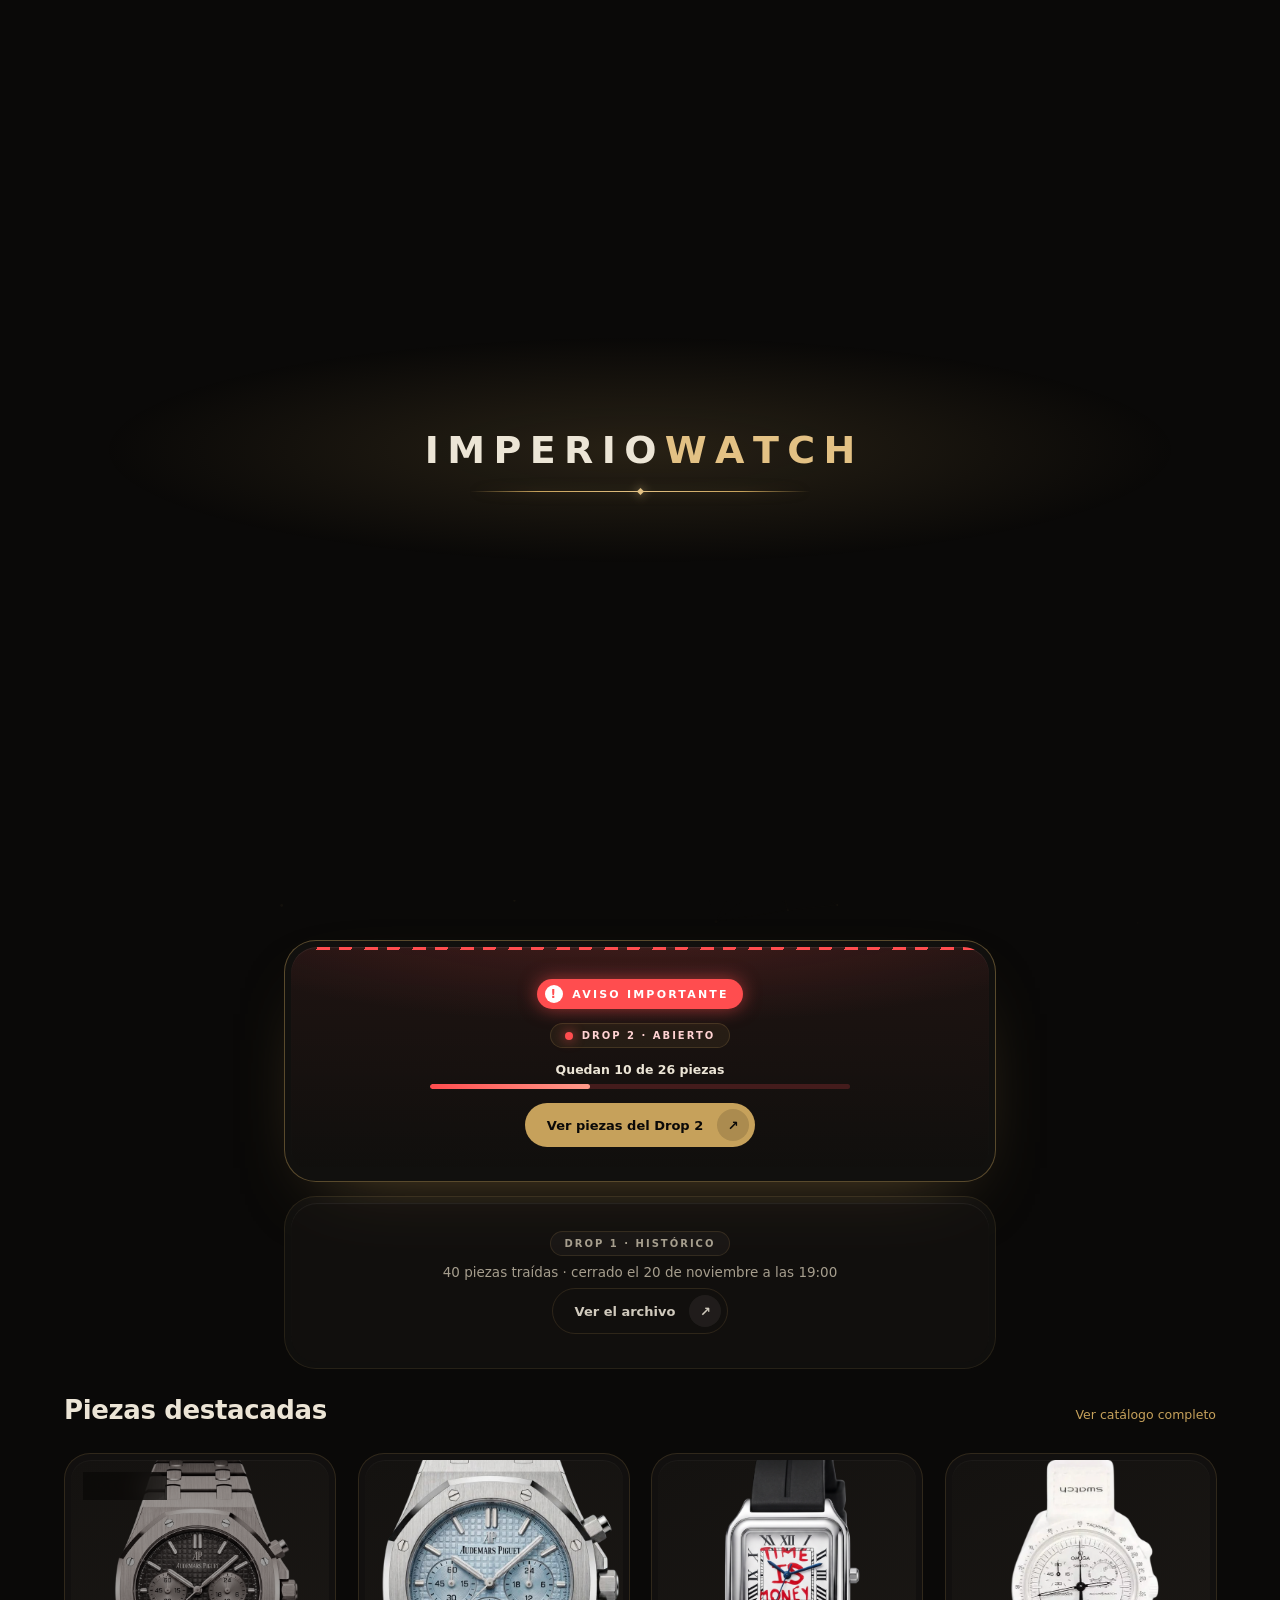
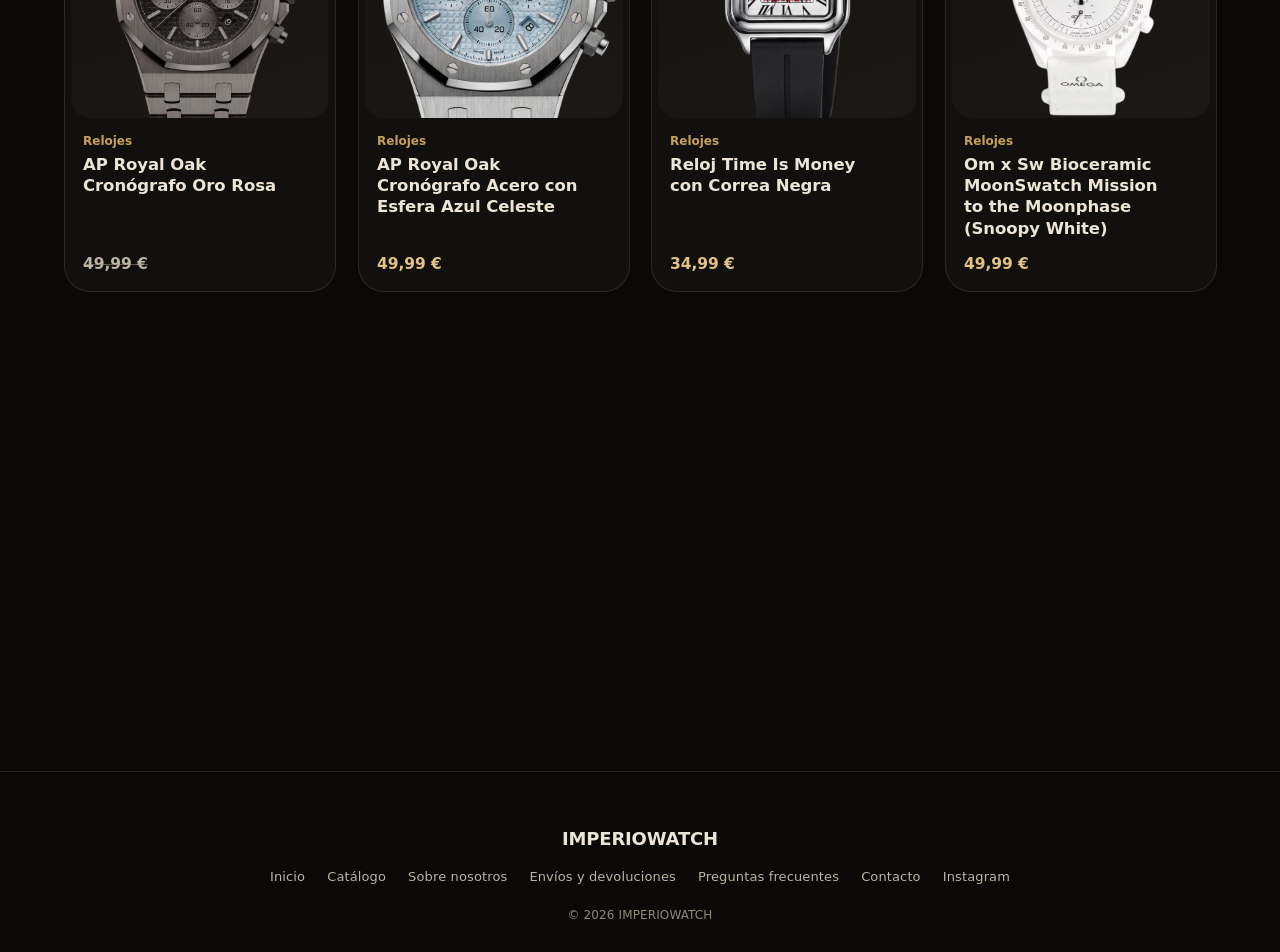
<file: index.html>
<!doctype html>
<html lang="es">
  <head>
    <meta charset="UTF-8" />
    <meta name="viewport" content="width=device-width, initial-scale=1.0, viewport-fit=cover, interactive-widget=resizes-content" />
    <title>IMPERIOWATCH — Accesorios con carácter</title>
    <meta
      name="description"
      content="IMPERIOWATCH — Accesorios con carácter. Piezas atemporales y acabados cuidados, envío rápido desde España."
    />
    <meta name="theme-color" content="#0a0908" />
    <link rel="icon" type="image/jpeg" href="assets/logo.jpeg" />
    <meta property="og:type" content="website" />
    <meta
      property="og:title"
      content="IMPERIOWATCH — Accesorios con carácter"
    />
    <meta
      property="og:description"
      content="IMPERIOWATCH — Accesorios con carácter. Piezas atemporales y acabados cuidados, envío rápido desde España."
    />
    <meta property="og:image" content="assets/logo.jpeg" />
    <meta property="og:locale" content="es_ES" />
    <link rel="stylesheet" href="css/style.css" />
  </head>
  <body>
    <div id="preloader">
      <div class="logo-intro">
        <div class="ring-wrap">
          <svg viewBox="0 0 100 100">
            <circle class="ring-bg" cx="50" cy="50" r="46.2" />
            <circle class="ring-draw" cx="50" cy="50" r="46.2" />
          </svg>
          <span class="mono">W</span>
        </div>
        <div class="word">
          <span style="animation-delay: 1s">I</span
          ><span style="animation-delay: 1.03s">M</span
          ><span style="animation-delay: 1.07s">P</span
          ><span style="animation-delay: 1.1s">E</span
          ><span style="animation-delay: 1.14s">R</span
          ><span style="animation-delay: 1.17s">I</span
          ><span style="animation-delay: 1.21s">O</span><span class="sp"></span
          ><span style="animation-delay: 1.24s">W</span
          ><span style="animation-delay: 1.28s">A</span
          ><span style="animation-delay: 1.31s">T</span
          ><span style="animation-delay: 1.35s">C</span
          ><span style="animation-delay: 1.38s">H</span>
        </div>
      </div>
      <img class="pl-mark" src="assets/logo.jpeg" alt="" />
    </div>
    <div class="ambient-bg"></div>
    <div class="grain"></div>

    <header class="site">
      <div class="nav-wrap">
        <a class="brand" href="index.html"
          ><img src="assets/logo.jpeg" alt="IMPERIOWATCH" />IMPERIOWATCH</a
        >
        <button
          class="nav-toggle"
          aria-label="Abrir menú"
          aria-expanded="false"
        >
          <span class="bar"></span><span class="bar"></span
          ><span class="bar"></span>
        </button>
        <nav class="main-links">
          <a href="index.html" class="active">Inicio</a>
          <a href="catalogo.html">Catálogo</a>
          <a href="sobre-nosotros.html">Sobre nosotros</a>
          <a href="envios-devoluciones.html">Envíos y devoluciones</a>
          <a href="preguntas-frecuentes.html">Preguntas frecuentes</a>
          <a href="contacto.html">Contacto</a>
        </nav>
      </div>
    </header>
    <div class="ticker" aria-hidden="true">
      <div class="ticker-track">
        <span>ENVÍO 24-48H</span><span class="sep">◆</span
        ><span>DEVOLUCIONES 14 DÍAS</span><span class="sep">◆</span
        ><span>PIEZAS REVISADAS A MANO</span><span class="sep">◆</span
        ><span>ENVÍO DESDE ESPAÑA</span><span class="sep">◆</span
        ><span>ENVÍO 24-48H</span><span class="sep">◆</span
        ><span>DEVOLUCIONES 14 DÍAS</span><span class="sep">◆</span
        ><span>PIEZAS REVISADAS A MANO</span><span class="sep">◆</span
        ><span>ENVÍO DESDE ESPAÑA</span><span class="sep">◆</span>
      </div>
    </div>

    <section class="page-head">
      <div class="hero-glow"></div>
      <canvas id="particulas" class="particulas" aria-hidden="true"></canvas>
      <div class="coin-stage" aria-hidden="true">
        <div class="coin3d">
          <div class="coin-edge"></div>
          <div class="coin-face coin-front">
            <img src="assets/logo.jpeg" alt="" />
          </div>
          <div class="coin-face coin-back">◆</div>
        </div>
      </div>
      <span class="eyebrow"><span class="dot"></span>NUEVA COLECCIÓN</span>
      <h1>Accesorios pensados para quien <em>marca la diferencia</em>.</h1>
      <p>
        Lanzamos nuestras piezas en cantidades limitadas y en momentos
        concretos. Cada drop está pensado para ofrecer productos exclusivos,
        evitando que estén disponibles de forma permanente. Cuando se agota un
        drop, puede que no vuelva. Por eso, cada lanzamiento es una oportunidad
        única para conseguir una pieza de IMPERIOWATCH.
        <a
          href="preguntas-frecuentes.html#que-es-un-drop"
          style="color: #c6a15b; text-decoration: underline"
          >¿Qué es un drop?</a
        >
      </p>
      <p>Descubre la colección completa aquí abajo.</p>
      <div class="divider">
        <div class="l"></div>
        <span class="glyph">◆</span>
        <div class="r"></div>
      </div>
      <a class="btn" href="catalogo.html">Ver catálogo</a>
    </section>

    <section class="container drop-modulo reveal" id="drop-modulo" aria-live="off" aria-label="Estado del drop"></section>

    <section
      class="container reveal"
      style="padding-top: 8px; padding-bottom: 8px"
    >
      <div class="section-head">
        <h2>Piezas destacadas</h2>
        <a class="see-all" href="catalogo.html">Ver catálogo completo</a>
      </div>
      <div class="grid" id="grid-destacados"></div>
    </section>

    <section class="container reveal" style="padding-bottom: 90px">
      <div class="info-cards reveal-stagger">
        <div class="box" data-tilt>
          <div class="icon">◆</div>
          <h3>Calidad seleccionada</h3>
          <p>
            Tejidos y confección revisados pieza por pieza antes de salir de
            almacén.
          </p>
        </div>
        <div class="box" data-tilt>
          <div class="icon">◆</div>
          <h3>Envíos rápidos</h3>
          <p>
            Preparamos tu pedido en 24-48h laborables desde que se confirma.
          </p>
        </div>
        <div class="box" data-tilt>
          <div class="icon">◆</div>
          <h3>Atención cercana</h3>
          <p>
            Resolvemos cualquier duda por Instagram.
          </p>
        </div>
      </div>
    </section>

    <footer class="site">
      <div class="f-logo">IMPERIOWATCH</div>
      <div class="f-links">
        <a href="index.html">Inicio</a>
        <a href="catalogo.html">Catálogo</a>
        <a href="sobre-nosotros.html">Sobre nosotros</a>
        <a href="envios-devoluciones.html">Envíos y devoluciones</a>
        <a href="preguntas-frecuentes.html">Preguntas frecuentes</a>
        <a href="contacto.html">Contacto</a>
        <a
          href="https://www.instagram.com/imperiowatchesp?igsi=MTRuZHB0anQzMjlsMQ=="
          target="_blank"
          rel="noopener"
          >Instagram</a
        >
      </div>
      <div class="copyright">© 2026 IMPERIOWATCH</div>
    </footer>

    <script src="js/productos.js"></script>
    <script src="js/site.js"></script>
    <script src="js/particulas.js"></script>
    <script src="js/asesor.js" defer></script>
  </body>
</html>
</file>
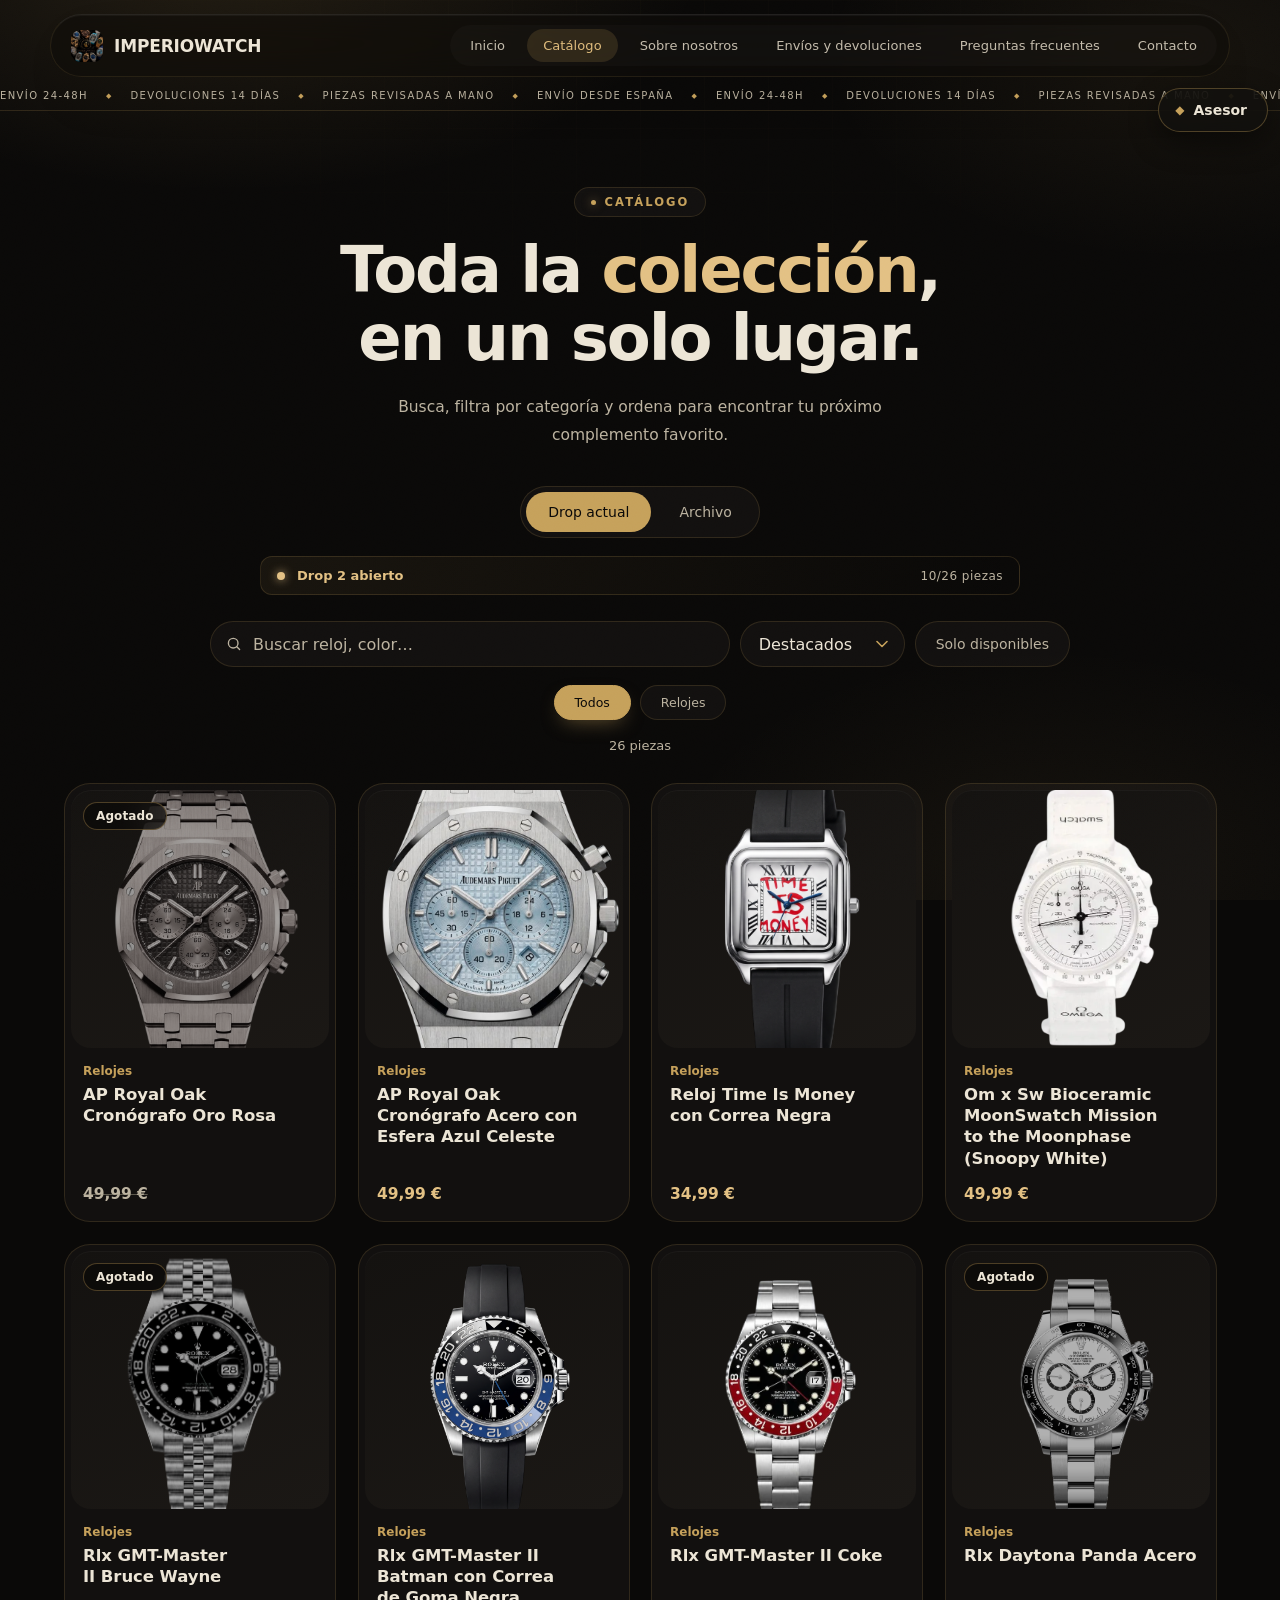
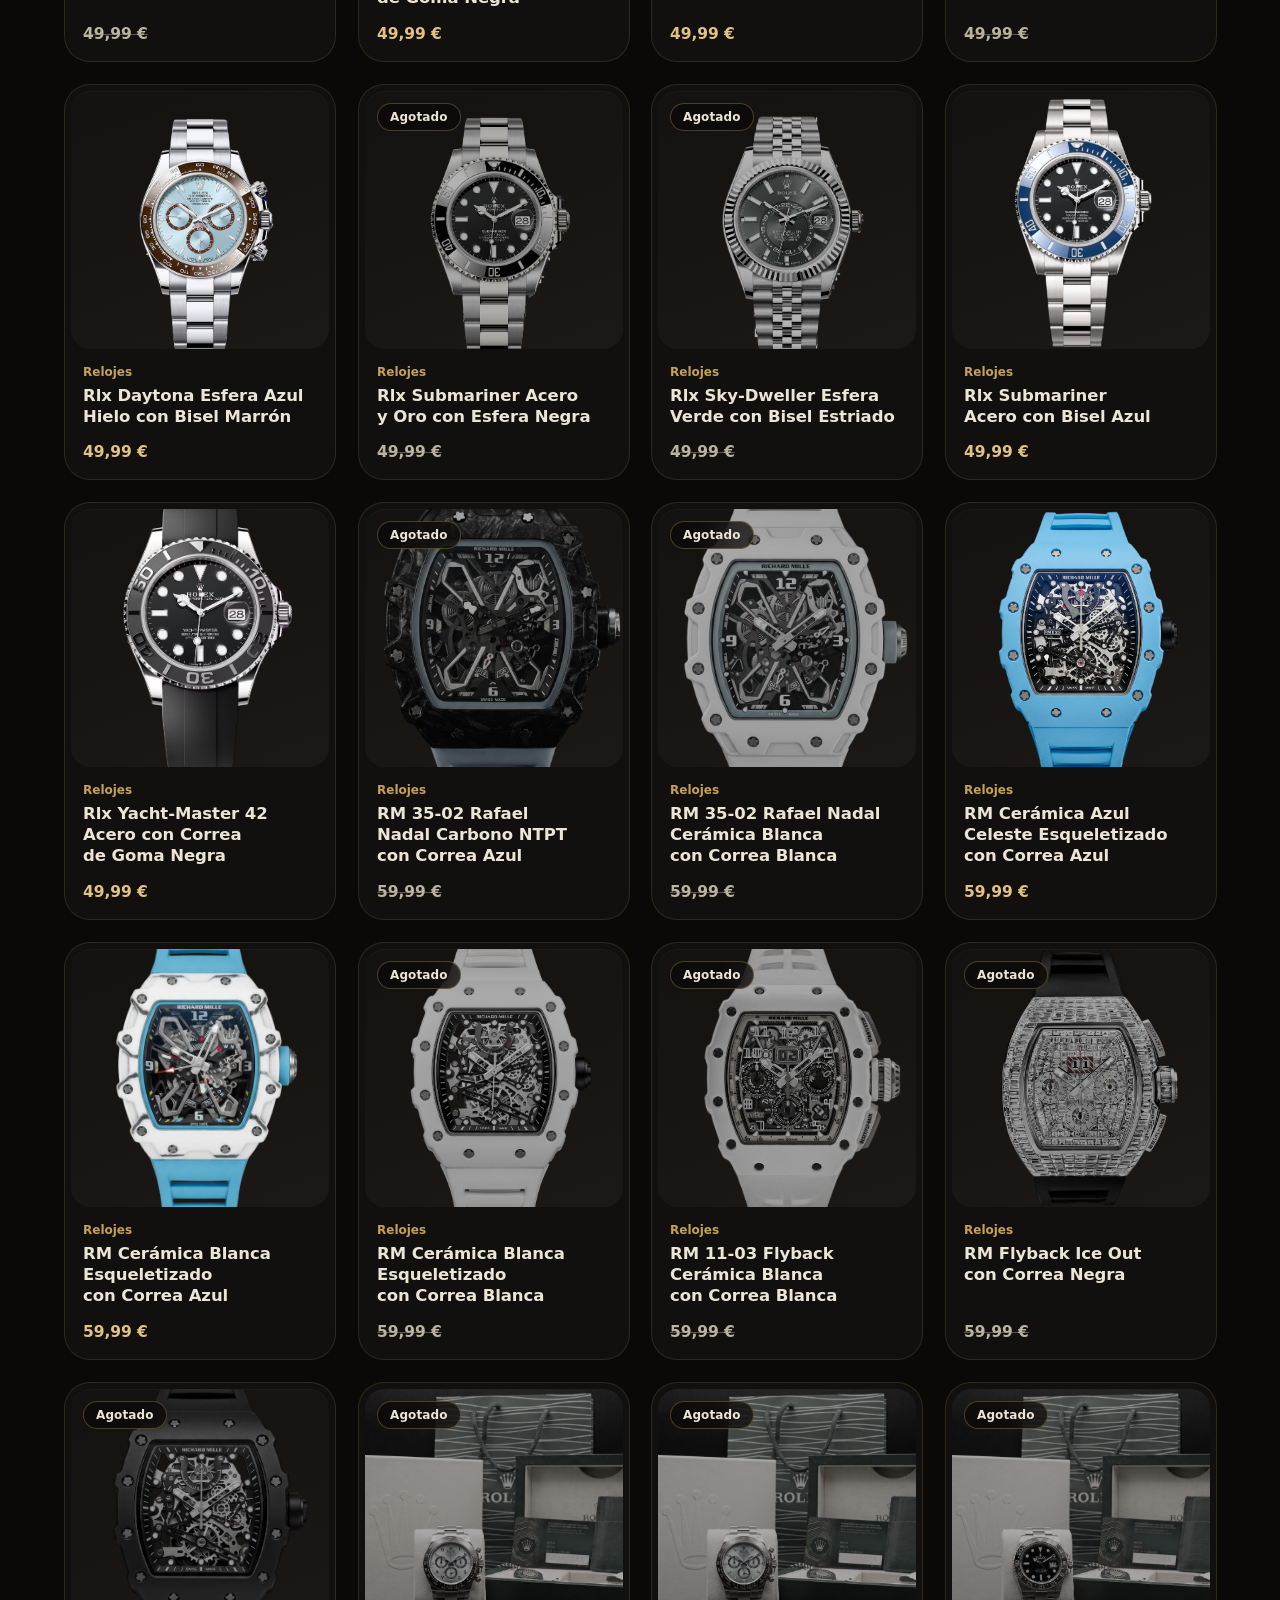
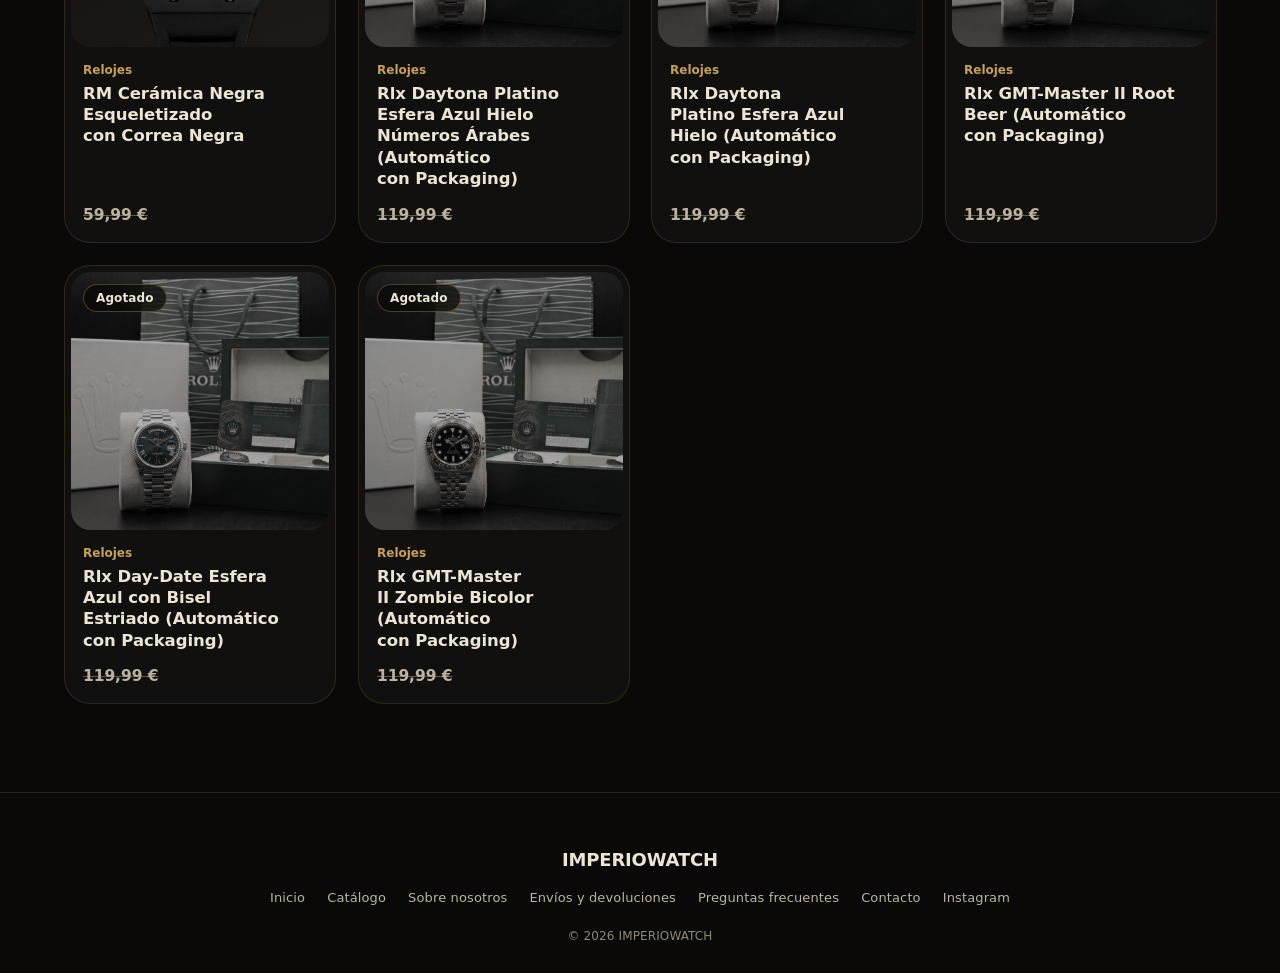
<file: catalogo.html>
<!doctype html>
<html lang="es">
  <head>
    <meta charset="UTF-8" />
    <meta
      name="viewport"
      content="width=device-width, initial-scale=1.0, viewport-fit=cover, interactive-widget=resizes-content"
    />
    <title>Catálogo — IMPERIOWATCH</title>
    <meta
      name="description"
      content="Descubre el catálogo completo de IMPERIOWATCH: relojes, carteras y cinturones. Filtra por categoría y encuentra tu complemento ideal."
    />
    <meta name="theme-color" content="#0a0908" />
    <link rel="icon" type="image/jpeg" href="assets/logo.jpeg" />
    <meta property="og:type" content="website" />
    <meta property="og:title" content="Catálogo — IMPERIOWATCH" />
    <meta
      property="og:description"
      content="Descubre el catálogo completo de IMPERIOWATCH: relojes, carteras y cinturones. Filtra por categoría y encuentra tu complemento ideal."
    />
    <meta property="og:image" content="assets/logo.jpeg" />
    <meta property="og:locale" content="es_ES" />
    <link rel="stylesheet" href="css/style.css" />
  </head>
  <body>
    <div id="preloader">
      <div class="logo-intro">
        <div class="ring-wrap">
          <svg viewBox="0 0 100 100">
            <circle class="ring-bg" cx="50" cy="50" r="46.2" />
            <circle class="ring-draw" cx="50" cy="50" r="46.2" />
          </svg>
          <span class="mono">W</span>
        </div>
        <div class="word">
          <span style="animation-delay: 1s">I</span
          ><span style="animation-delay: 1.03s">M</span
          ><span style="animation-delay: 1.07s">P</span
          ><span style="animation-delay: 1.1s">E</span
          ><span style="animation-delay: 1.14s">R</span
          ><span style="animation-delay: 1.17s">I</span
          ><span style="animation-delay: 1.21s">O</span><span class="sp"></span
          ><span style="animation-delay: 1.24s">W</span
          ><span style="animation-delay: 1.28s">A</span
          ><span style="animation-delay: 1.31s">T</span
          ><span style="animation-delay: 1.35s">C</span
          ><span style="animation-delay: 1.38s">H</span>
        </div>
      </div>
      <img class="pl-mark" src="assets/logo.jpeg" alt="" />
    </div>
    <div class="ambient-bg"></div>
    <div class="grain"></div>

    <header class="site">
      <div class="nav-wrap">
        <a class="brand" href="index.html"
          ><img src="assets/logo.jpeg" alt="IMPERIOWATCH" />IMPERIOWATCH</a
        >
        <button
          class="nav-toggle"
          aria-label="Abrir menú"
          aria-expanded="false"
        >
          <span class="bar"></span><span class="bar"></span
          ><span class="bar"></span>
        </button>
        <nav class="main-links">
          <a href="index.html">Inicio</a>
          <a href="catalogo.html" class="active">Catálogo</a>
          <a href="sobre-nosotros.html">Sobre nosotros</a>
          <a href="envios-devoluciones.html">Envíos y devoluciones</a>
          <a href="preguntas-frecuentes.html">Preguntas frecuentes</a>
          <a href="contacto.html">Contacto</a>
        </nav>
      </div>
    </header>
    <div class="ticker" aria-hidden="true">
      <div class="ticker-track">
        <span>ENVÍO 24-48H</span><span class="sep">◆</span
        ><span>DEVOLUCIONES 14 DÍAS</span><span class="sep">◆</span
        ><span>PIEZAS REVISADAS A MANO</span><span class="sep">◆</span
        ><span>ENVÍO DESDE ESPAÑA</span><span class="sep">◆</span
        ><span>ENVÍO 24-48H</span><span class="sep">◆</span
        ><span>DEVOLUCIONES 14 DÍAS</span><span class="sep">◆</span
        ><span>PIEZAS REVISADAS A MANO</span><span class="sep">◆</span
        ><span>ENVÍO DESDE ESPAÑA</span><span class="sep">◆</span>
      </div>
    </div>

    <section class="page-head">
      <span class="eyebrow"><span class="dot"></span>CATÁLOGO</span>
      <h1>Toda la <em>colección</em>, en un solo lugar.</h1>
      <p>
        Busca, filtra por categoría y ordena para encontrar tu próximo
        complemento favorito.
      </p>
    </section>

    <div class="container">
      <div
        class="drop-tabs"
        id="drop-tabs"
        role="group"
        aria-label="Vista del catálogo"
      ></div>
      <div class="drop-banner" id="drop-banner" aria-live="polite"></div>
      <div class="toolbar" id="toolbar" role="search">
        <label class="search">
          <span class="sr-only">Buscar en el catálogo</span>
          <svg
            viewBox="0 0 20 20"
            fill="none"
            stroke="currentColor"
            stroke-width="1.7"
            stroke-linecap="round"
            aria-hidden="true"
          >
            <circle cx="9" cy="9" r="6" />
            <path d="M13.5 13.5L17 17" />
          </svg>
          <input
            id="buscar"
            type="search"
            placeholder="Buscar reloj, color…"
            autocomplete="off"
            autocapitalize="none"
            autocorrect="off"
            spellcheck="false"
            enterkeyhint="search"
          />
        </label>
        <label class="sort">
          <span class="sr-only">Ordenar por</span>
          <select id="orden">
            <option value="relevancia">Destacados</option>
            <option value="precio-asc">Menor precio</option>
            <option value="precio-desc">Mayor precio</option>
          </select>
        </label>
        <button
          type="button"
          class="toggle-disp"
          id="solo-disp"
          aria-pressed="false"
        >
          Solo disponibles
        </button>
      </div>
      <div class="filters" id="filtros"></div>
      <p class="result-count" id="resultados" aria-live="polite"></p>
      <div class="grid" id="grid-productos"></div>
    </div>

    <footer class="site">
      <div class="f-logo">IMPERIOWATCH</div>
      <div class="f-links">
        <a href="index.html">Inicio</a>
        <a href="catalogo.html">Catálogo</a>
        <a href="sobre-nosotros.html">Sobre nosotros</a>
        <a href="envios-devoluciones.html">Envíos y devoluciones</a>
        <a href="preguntas-frecuentes.html">Preguntas frecuentes</a>
        <a href="contacto.html">Contacto</a>
        <a
          href="https://www.instagram.com/imperiowatchesp?igsi=MTRuZHB0anQzMjlsMQ=="
          target="_blank"
          rel="noopener"
          >Instagram</a
        >
      </div>
      <div class="copyright">© 2026 IMPERIOWATCH</div>
    </footer>

    <script src="js/productos.js"></script>
    <script src="js/site.js"></script>
    <script src="js/asesor.js" defer></script>
  </body>
</html>
</file>
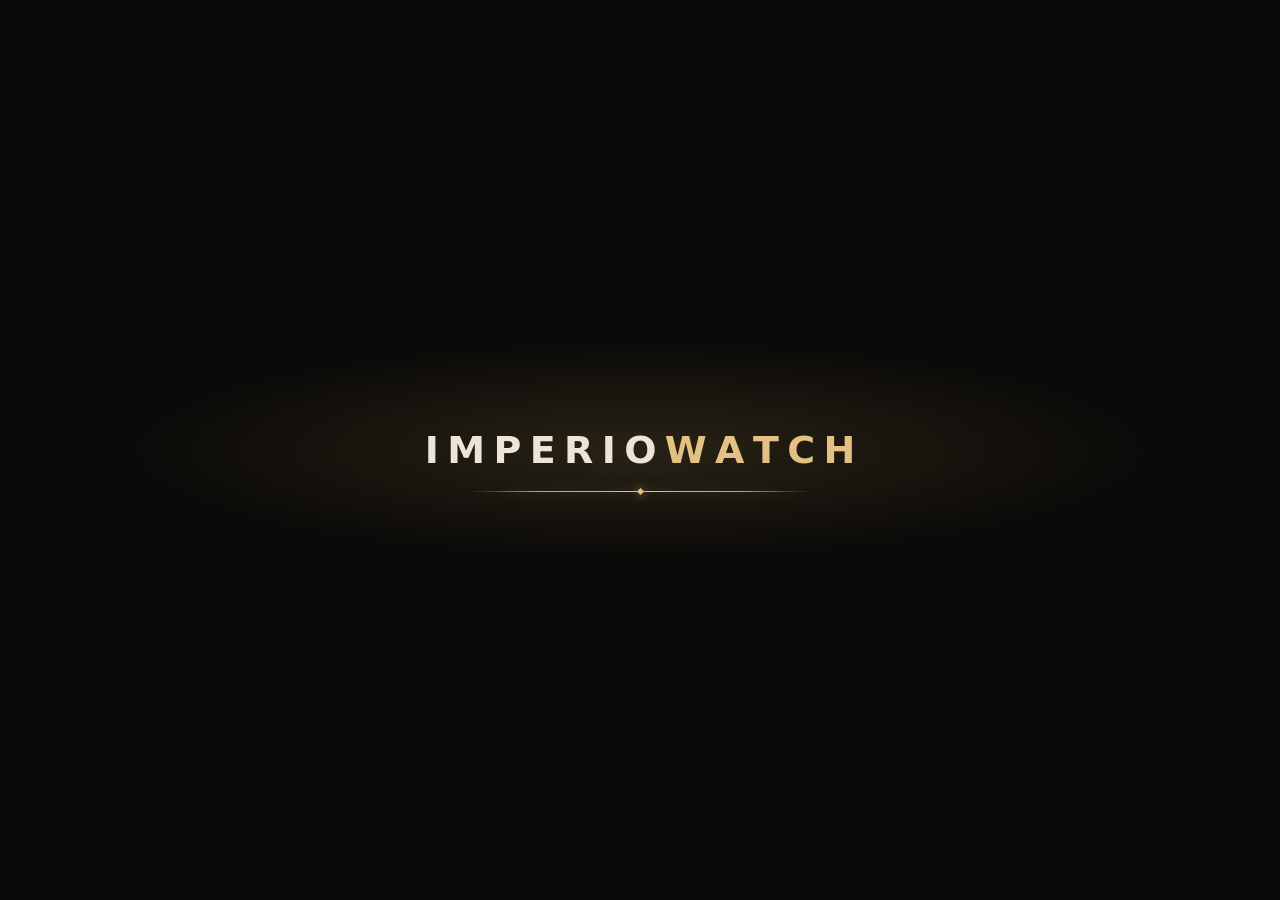
<file: contacto.html>
<!doctype html>
<html lang="es">
  <head>
    <meta charset="UTF-8" />
    <meta name="viewport" content="width=device-width, initial-scale=1.0, viewport-fit=cover, interactive-widget=resizes-content" />
    <title>Contacto — IMPERIOWATCH</title>
    <meta
      name="description"
      content="Ponte en contacto con IMPERIOWATCH a través de nuestro perfil de Instagram. Te responderemos lo antes posible."
    />
    <meta name="theme-color" content="#0a0908" />
    <link rel="icon" type="image/jpeg" href="assets/logo.jpeg" />
    <meta property="og:type" content="website" />
    <meta property="og:title" content="Contacto — IMPERIOWATCH" />
    <meta
      property="og:description"
      content="Ponte en contacto con IMPERIOWATCH a través de nuestro perfil de Instagram. Te responderemos lo antes posible."
    />
    <meta property="og:image" content="assets/logo.jpeg" />
    <meta property="og:locale" content="es_ES" />
    <link rel="stylesheet" href="css/style.css" />
  </head>
  <body>
    <div id="preloader">
      <div class="logo-intro">
        <div class="ring-wrap">
          <svg viewBox="0 0 100 100">
            <circle class="ring-bg" cx="50" cy="50" r="46.2" />
            <circle class="ring-draw" cx="50" cy="50" r="46.2" />
          </svg>
          <span class="mono">W</span>
        </div>
        <div class="word">
          <span style="animation-delay: 1s">I</span
          ><span style="animation-delay: 1.03s">M</span
          ><span style="animation-delay: 1.07s">P</span
          ><span style="animation-delay: 1.1s">E</span
          ><span style="animation-delay: 1.14s">R</span
          ><span style="animation-delay: 1.17s">I</span
          ><span style="animation-delay: 1.21s">O</span><span class="sp"></span
          ><span style="animation-delay: 1.24s">W</span
          ><span style="animation-delay: 1.28s">A</span
          ><span style="animation-delay: 1.31s">T</span
          ><span style="animation-delay: 1.35s">C</span
          ><span style="animation-delay: 1.38s">H</span>
        </div>
      </div>
      <img class="pl-mark" src="assets/logo.jpeg" alt="" />
    </div>
    <div class="ambient-bg"></div>
    <div class="grain"></div>

    <header class="site">
      <div class="nav-wrap">
        <a class="brand" href="index.html"
          ><img src="assets/logo.jpeg" alt="IMPERIOWATCH" />IMPERIOWATCH</a
        >
        <button
          class="nav-toggle"
          aria-label="Abrir menú"
          aria-expanded="false"
        >
          <span class="bar"></span><span class="bar"></span
          ><span class="bar"></span>
        </button>
        <nav class="main-links">
          <a href="index.html">Inicio</a>
          <a href="catalogo.html">Catálogo</a>
          <a href="sobre-nosotros.html">Sobre nosotros</a>
          <a href="envios-devoluciones.html">Envíos y devoluciones</a>
          <a href="preguntas-frecuentes.html">Preguntas frecuentes</a>
          <a href="contacto.html" class="active">Contacto</a>
        </nav>
      </div>
    </header>
    <div class="ticker" aria-hidden="true">
      <div class="ticker-track">
        <span>ENVÍO 24-48H</span><span class="sep">◆</span
        ><span>DEVOLUCIONES 14 DÍAS</span><span class="sep">◆</span
        ><span>PIEZAS REVISADAS A MANO</span><span class="sep">◆</span
        ><span>ENVÍO DESDE ESPAÑA</span><span class="sep">◆</span
        ><span>ENVÍO 24-48H</span><span class="sep">◆</span
        ><span>DEVOLUCIONES 14 DÍAS</span><span class="sep">◆</span
        ><span>PIEZAS REVISADAS A MANO</span><span class="sep">◆</span
        ><span>ENVÍO DESDE ESPAÑA</span><span class="sep">◆</span>
      </div>
    </div>

    <section class="page-head">
      <span class="eyebrow"><span class="dot"></span>HABLEMOS</span>
      <h1>¿Tienes alguna <em>duda</em>?</h1>
      <p>Escríbenos y te responderemos lo antes posible.</p>
    </section>

    <div class="contact-wrap reveal">
      <div class="contact-links">
        <a
          href="https://www.instagram.com/imperiowatchesp?igsi=MTRuZHB0anQzMjlsMQ=="
          target="_blank"
          rel="noopener"
          >Instagram</a
        >
      </div>
    </div>

    <footer class="site">
      <div class="f-logo">IMPERIOWATCH</div>
      <div class="f-links">
        <a href="index.html">Inicio</a>
        <a href="catalogo.html">Catálogo</a>
        <a href="sobre-nosotros.html">Sobre nosotros</a>
        <a href="envios-devoluciones.html">Envíos y devoluciones</a>
        <a href="preguntas-frecuentes.html">Preguntas frecuentes</a>
        <a href="contacto.html">Contacto</a>
        <a
          href="https://www.instagram.com/imperiowatchesp?igsi=MTRuZHB0anQzMjlsMQ=="
          target="_blank"
          rel="noopener"
          >Instagram</a
        >
      </div>
      <div class="copyright">© 2026 IMPERIOWATCH</div>
    </footer>

    <script src="js/productos.js"></script>
    <script src="js/site.js"></script>
    <script src="js/asesor.js" defer></script>
  </body>
</html>
</file>
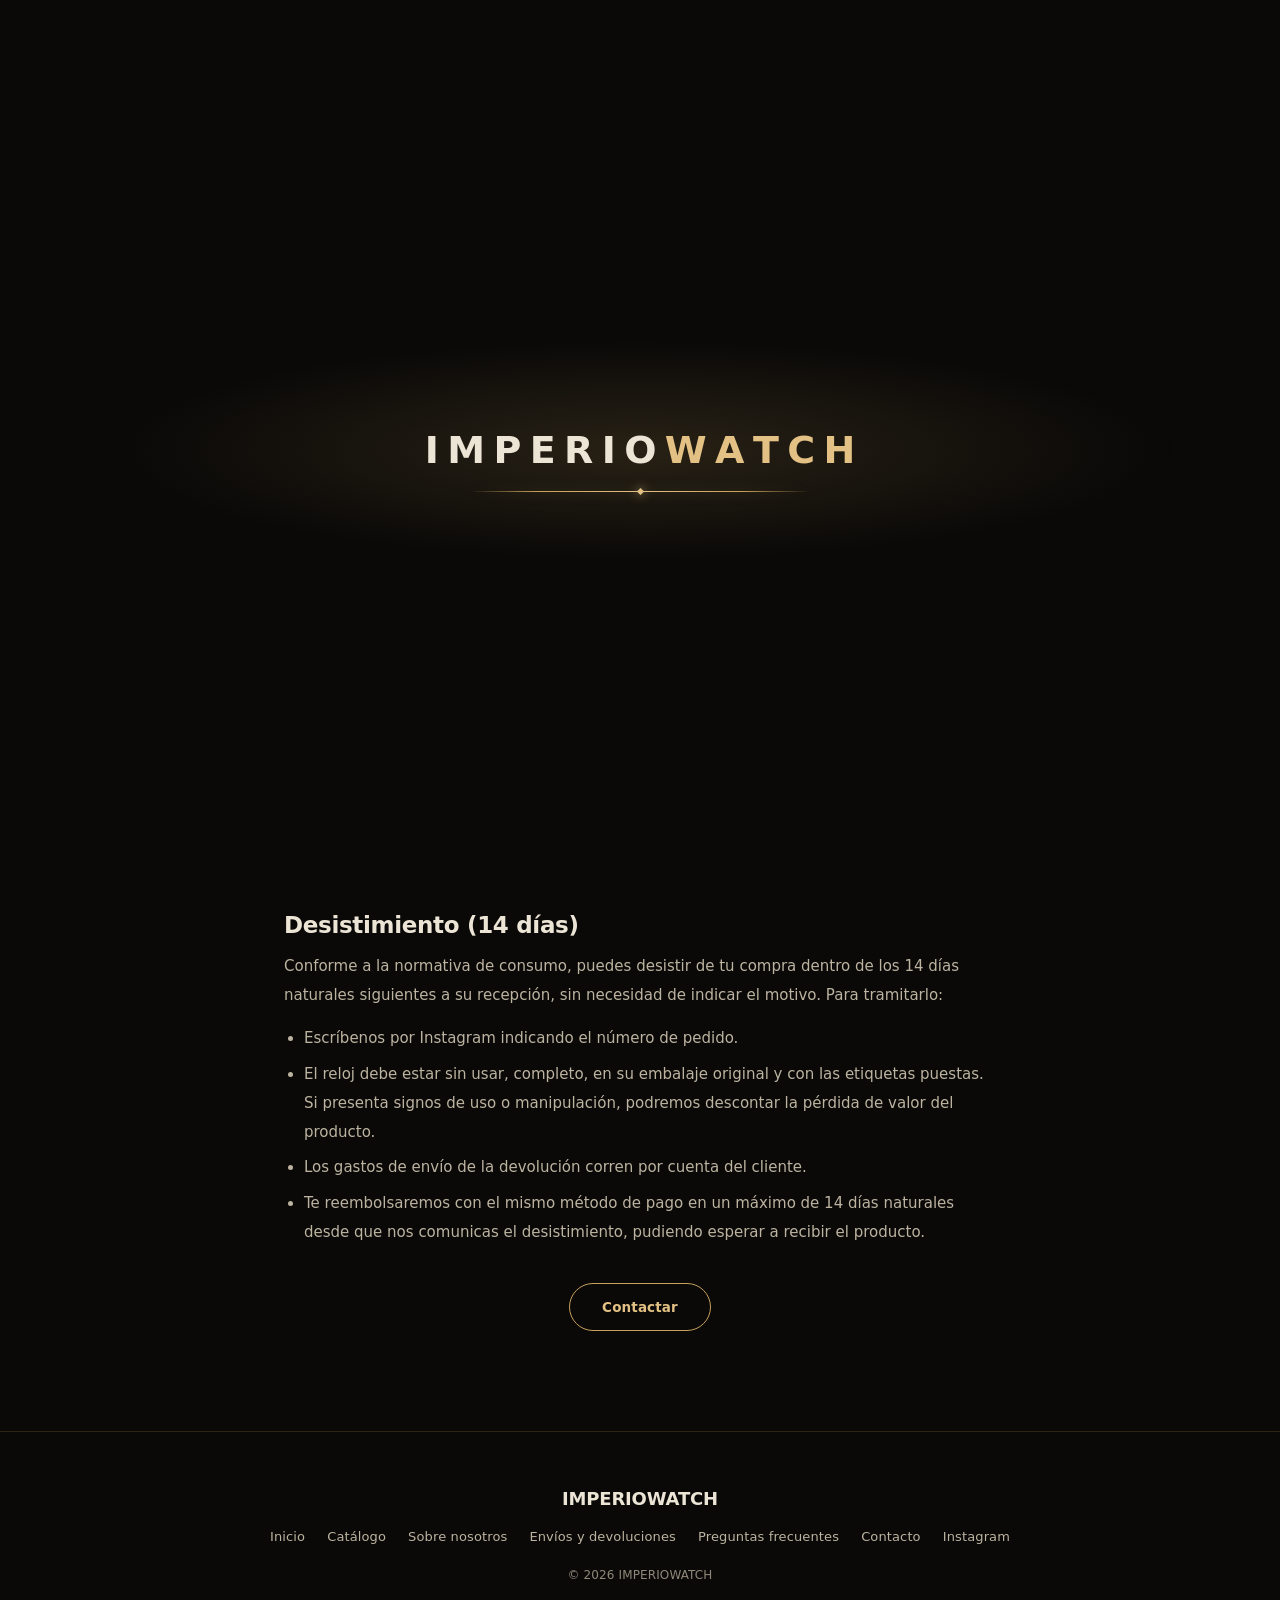
<file: envios-devoluciones.html>
<!doctype html>
<html lang="es">

<head>
  <meta charset="UTF-8" />
  <meta name="viewport"
    content="width=device-width, initial-scale=1.0, viewport-fit=cover, interactive-widget=resizes-content" />
  <title>Envíos y devoluciones — IMPERIOWATCH</title>
  <meta name="description"
    content="Información sobre plazos de envío, seguimiento de pedidos y política de devoluciones de IMPERIOWATCH." />
  <meta name="theme-color" content="#0a0908" />
  <link rel="icon" type="image/jpeg" href="assets/logo.jpeg" />
  <meta property="og:type" content="website" />
  <meta property="og:title" content="Envíos y devoluciones — IMPERIOWATCH" />
  <meta property="og:description"
    content="Información sobre plazos de envío, seguimiento de pedidos y política de devoluciones de IMPERIOWATCH." />
  <meta property="og:image" content="assets/logo.jpeg" />
  <meta property="og:locale" content="es_ES" />
  <link rel="stylesheet" href="css/style.css" />
</head>

<body>
  <div id="preloader">
    <div class="logo-intro">
      <div class="ring-wrap">
        <svg viewBox="0 0 100 100">
          <circle class="ring-bg" cx="50" cy="50" r="46.2" />
          <circle class="ring-draw" cx="50" cy="50" r="46.2" />
        </svg>
        <span class="mono">W</span>
      </div>
      <div class="word">
        <span style="animation-delay: 1s">I</span><span style="animation-delay: 1.03s">M</span><span
          style="animation-delay: 1.07s">P</span><span style="animation-delay: 1.1s">E</span><span
          style="animation-delay: 1.14s">R</span><span style="animation-delay: 1.17s">I</span><span
          style="animation-delay: 1.21s">O</span><span class="sp"></span><span
          style="animation-delay: 1.24s">W</span><span style="animation-delay: 1.28s">A</span><span
          style="animation-delay: 1.31s">T</span><span style="animation-delay: 1.35s">C</span><span
          style="animation-delay: 1.38s">H</span>
      </div>
    </div>
    <img class="pl-mark" src="assets/logo.jpeg" alt="" />
  </div>
  <div class="ambient-bg"></div>
  <div class="grain"></div>

  <header class="site">
    <div class="nav-wrap">
      <a class="brand" href="index.html"><img src="assets/logo.jpeg" alt="IMPERIOWATCH" />IMPERIOWATCH</a>
      <button class="nav-toggle" aria-label="Abrir menú" aria-expanded="false">
        <span class="bar"></span><span class="bar"></span><span class="bar"></span>
      </button>
      <nav class="main-links">
        <a href="index.html">Inicio</a>
        <a href="catalogo.html">Catálogo</a>
        <a href="sobre-nosotros.html">Sobre nosotros</a>
        <a href="envios-devoluciones.html" class="active">Envíos y devoluciones</a>
        <a href="preguntas-frecuentes.html">Preguntas frecuentes</a>
        <a href="contacto.html">Contacto</a>
      </nav>
    </div>
  </header>
  <div class="ticker" aria-hidden="true">
    <div class="ticker-track">
      <span>ENVÍO 24-48H</span><span class="sep">◆</span><span>DEVOLUCIONES 14 DÍAS</span><span
        class="sep">◆</span><span>PIEZAS REVISADAS A MANO</span><span class="sep">◆</span><span>ENVÍO DESDE
        ESPAÑA</span><span class="sep">◆</span><span>ENVÍO 24-48H</span><span class="sep">◆</span><span>DEVOLUCIONES 14
        DÍAS</span><span class="sep">◆</span><span>PIEZAS REVISADAS A MANO</span><span class="sep">◆</span><span>ENVÍO
        DESDE ESPAÑA</span><span class="sep">◆</span>
    </div>
  </div>

  <section class="page-head">
    <span class="eyebrow"><span class="dot"></span>INFORMACIÓN</span>
    <h1>Envíos y <em>devoluciones</em></h1>
  </section>

  <div class="container reveal">
    <div class="info-cards reveal-stagger">
      <div class="box" data-tilt>
        <div class="icon">◆</div>
        <h3>Plazo de envío</h3>
        <p>
          Preparamos y enviamos tu pedido en 24-48h laborables desde la
          confirmación de compra.
        </p>
      </div>
      <div class="box" data-tilt>
        <div class="icon">◆</div>
        <h3>Seguimiento</h3>
        <p>
          Recibirás un número de seguimiento por Instagram en cuanto
          tu pedido salga de almacén.
        </p>
      </div>
      <div class="box" data-tilt>
        <div class="icon">◆</div>
        <h3>Devoluciones</h3>
        <p>
        <p>
          Si tu reloj llega con defecto de fábrica, dañado o no es el que
          pediste, lo cambiamos o te devolvemos el dinero. Además, dispones de
          14 días naturales desde la recepción para desistir de la compra.
        </p>
        </p>
      </div>
    </div>
  </div>

  <div class="content-page reveal">
    <h2>Devolución por defecto de fábrica o error</h2>
    <p>
      Si tu pedido llega con un defecto de fábrica, dañado durante el
      transporte o no corresponde con lo que pediste, escríbenos en cuanto lo
      recibas indicando tu número de pedido y adjuntando fotos. Podrás elegir
      entre cambio por una unidad equivalente o reembolso, y los gastos de
      envío corren por nuestra cuenta.
    </p>

    <h2>Desistimiento (14 días)</h2>
    <p>
      Conforme a la normativa de consumo, puedes desistir de tu compra dentro
      de los 14 días naturales siguientes a su recepción, sin necesidad de
      indicar el motivo. Para tramitarlo:
    </p>
    <ul>
      <li>
        Escríbenos por Instagram indicando el número de pedido.
      </li>
      <li>
        El reloj debe estar sin usar, completo, en su embalaje original y con
        las etiquetas puestas. Si presenta signos de uso o manipulación,
        podremos descontar la pérdida de valor del producto.
      </li>
      <li>
        Los gastos de envío de la devolución corren por cuenta del cliente.
      </li>
      <li>
        Te reembolsaremos con el mismo método de pago en un máximo de 14 días
        naturales desde que nos comunicas el desistimiento, pudiendo esperar a
        recibir el producto.
      </li>
    </ul>

    <div style="text-align: center; margin-top: 36px">
      <a class="btn outline" href="contacto.html">Contactar</a>
    </div>
  </div>

  <footer class="site">
    <div class="f-logo">IMPERIOWATCH</div>
    <div class="f-links">
      <a href="index.html">Inicio</a>
      <a href="catalogo.html">Catálogo</a>
      <a href="sobre-nosotros.html">Sobre nosotros</a>
      <a href="envios-devoluciones.html">Envíos y devoluciones</a>
      <a href="preguntas-frecuentes.html">Preguntas frecuentes</a>
      <a href="contacto.html">Contacto</a>
      <a href="https://www.instagram.com/imperiowatchesp?igsi=MTRuZHB0anQzMjlsMQ==" target="_blank"
        rel="noopener">Instagram</a>
    </div>
    <div class="copyright">© 2026 IMPERIOWATCH</div>
  </footer>

  <script src="js/productos.js"></script>
  <script src="js/site.js"></script>
  <script src="js/asesor.js" defer></script>
</body>

</html>
</file>
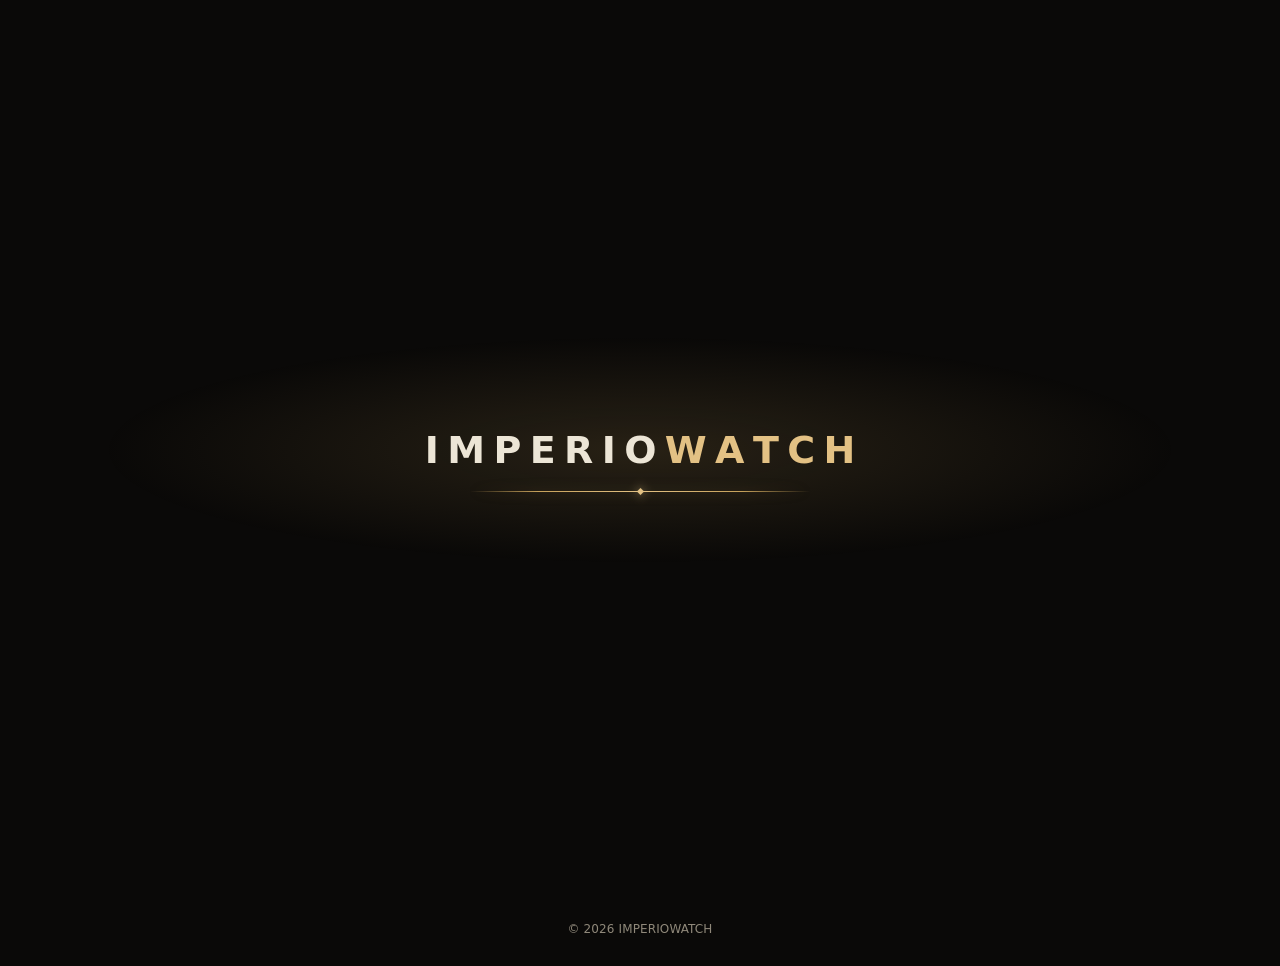
<file: pedido.html>
<!doctype html>
<html lang="es">
  <head>
    <meta charset="UTF-8" />
    <meta name="viewport" content="width=device-width, initial-scale=1.0, viewport-fit=cover, interactive-widget=resizes-content" />
    <title>Datos de envío — IMPERIOWATCH</title>
    <meta
      name="description"
      content="Completa tus datos de envío para gestionar tu pedido con IMPERIOWATCH por Instagram."
    />
    <meta name="theme-color" content="#0a0908" />
    <link rel="icon" type="image/jpeg" href="assets/logo.jpeg" />
    <link rel="stylesheet" href="css/style.css" />
  </head>
  <body>
    <div id="preloader">
      <div class="logo-intro">
        <div class="ring-wrap">
          <svg viewBox="0 0 100 100">
            <circle class="ring-bg" cx="50" cy="50" r="46.2" />
            <circle class="ring-draw" cx="50" cy="50" r="46.2" /></svg
          ><span class="mono">W</span>
        </div>
        <div class="word">
          <span>I</span><span>M</span><span>P</span><span>E</span><span>R</span
          ><span>I</span><span>O</span><span class="sp"></span><span>W</span
          ><span>A</span><span>T</span><span>C</span><span>H</span>
        </div>
      </div>
      <img class="pl-mark" src="assets/logo.jpeg" alt="" />
    </div>
    <div class="ambient-bg"></div>
    <div class="grain"></div>

    <header class="site">
      <div class="nav-wrap">
        <a class="brand" href="index.html"
          ><img src="assets/logo.jpeg" alt="IMPERIOWATCH" />IMPERIOWATCH</a
        >
        <button
          class="nav-toggle"
          aria-label="Abrir menú"
          aria-expanded="false"
        >
          <span class="bar"></span><span class="bar"></span
          ><span class="bar"></span>
        </button>
        <nav class="main-links">
          <a href="index.html">Inicio</a
          ><a href="catalogo.html" class="active">Catálogo</a
          ><a href="sobre-nosotros.html">Sobre nosotros</a
          ><a href="envios-devoluciones.html">Envíos y devoluciones</a
          ><a href="preguntas-frecuentes.html">Preguntas frecuentes</a
          ><a href="contacto.html">Contacto</a>
        </nav>
      </div>
    </header>
    <div class="ticker" aria-hidden="true">
      <div class="ticker-track">
        <span>ENVÍO 24-48H</span><span class="sep">◆</span
        ><span>CONTRA REEMBOLSO</span><span class="sep">◆</span
        ><span>PEDIDOS POR INSTAGRAM</span><span class="sep">◆</span
        ><span>ENVÍO DESDE ESPAÑA</span><span class="sep">◆</span
        ><span>ENVÍO 24-48H</span><span class="sep">◆</span
        ><span>CONTRA REEMBOLSO</span><span class="sep">◆</span
        ><span>PEDIDOS POR INSTAGRAM</span><span class="sep">◆</span
        ><span>ENVÍO DESDE ESPAÑA</span><span class="sep">◆</span>
      </div>
    </div>

    <main class="order-page">
      <div class="order-head reveal">
        <span class="eyebrow"><span class="dot"></span>ÚLTIMO PASO</span>
        <h1>Datos de envío</h1>
        <p>
          Completa tus datos y prepararemos un mensaje con toda la información
          para enviarlo directamente por Instagram.
        </p>
      </div>

      <div class="order-layout">
        <section class="order-card order-product reveal">
          <span class="eyebrow">TU PEDIDO</span>
          <div id="pedido-producto" class="order-product-info"></div>
          <div class="cod-box">
            <strong>Contra reembolso</strong
            ><span>El pago se realizará al recibir el pedido.</span>
          </div>
        </section>

        <section class="order-card reveal">
          <form id="pedido-form" class="order-form" novalidate>
            <div class="form-grid">
              <label
                >Nombre *<input
                  name="nombre"
                  autocomplete="given-name"
                  required
              /></label>
              <label
                >Apellidos *<input
                  name="apellidos"
                  autocomplete="family-name"
                  required
              /></label>
              <label class="full"
                >Teléfono *<input
                  name="telefono"
                  type="tel"
                  autocomplete="tel"
                  required
              /></label>
              <label class="full"
                >Dirección *<input
                  name="direccion"
                  autocomplete="street-address"
                  required
              /></label>
              <label
                >Número *<input
                  name="numero"
                  autocomplete="address-line2"
                  required
              /></label>
              <label
                >Piso / Puerta<input name="piso" autocomplete="address-line2"
              /></label>
              <label
                >Código postal *<input
                  name="cp"
                  inputmode="numeric"
                  autocomplete="postal-code"
                  required
              /></label>
              <label
                >Localidad *<input
                  name="localidad"
                  autocomplete="address-level2"
                  required
              /></label>
              <label
                >Provincia *<input
                  name="provincia"
                  autocomplete="address-level1"
                  required
              /></label>
            </div>
            <label class="check-line"
              ><input type="checkbox" name="privacidad" required />
              <span
                >He revisado mis datos y acepto que se utilicen para gestionar
                este pedido.</span
              ></label
            >
            <p class="form-error" id="form-error" aria-live="polite"></p>
            <button class="btn instagram-btn" type="submit">
              Continuar a Instagram <span>↗</span>
            </button>
            <a class="btn outline" href="catalogo.html">← Volver al catálogo</a>
            <p class="form-help">
              Al continuar, se copiará automáticamente el mensaje del pedido
              para que puedas pegarlo en nuestro chat de Instagram.
            </p>
          </form>
          <div id="order-success" class="order-success" hidden>
            <div class="success-icon">✓</div>
            <span class="eyebrow">PEDIDO PREPARADO</span>
            <h2>Ya casi está.</h2>
            <p id="success-text"></p>
            <button class="btn instagram-btn" id="open-instagram" type="button">
              Abrir Instagram <span>↗</span>
            </button>
            <button class="btn outline" id="copy-again" type="button">
              Copiar mensaje otra vez
            </button>
          </div>
        </section>
      </div>
    </main>

    <footer class="site">
      <div class="f-logo">IMPERIOWATCH</div>
      <div class="f-links">
        <a href="index.html">Inicio</a><a href="catalogo.html">Catálogo</a
        ><a href="sobre-nosotros.html">Sobre nosotros</a
        ><a href="envios-devoluciones.html">Envíos y devoluciones</a
        ><a href="preguntas-frecuentes.html">Preguntas frecuentes</a
        ><a href="contacto.html">Contacto</a
        ><a
          href="https://www.instagram.com/imperiowatchesp?igsi=MTRuZHB0anQzMjlsMQ=="
          target="_blank"
          rel="noopener"
          >Instagram</a
        >
      </div>
      <div class="copyright">© 2026 IMPERIOWATCH</div>
    </footer>
    <script src="js/productos.js"></script>
    <script src="js/site.js"></script>
    <script src="js/pedido.js"></script>
  </body>
</html>
</file>
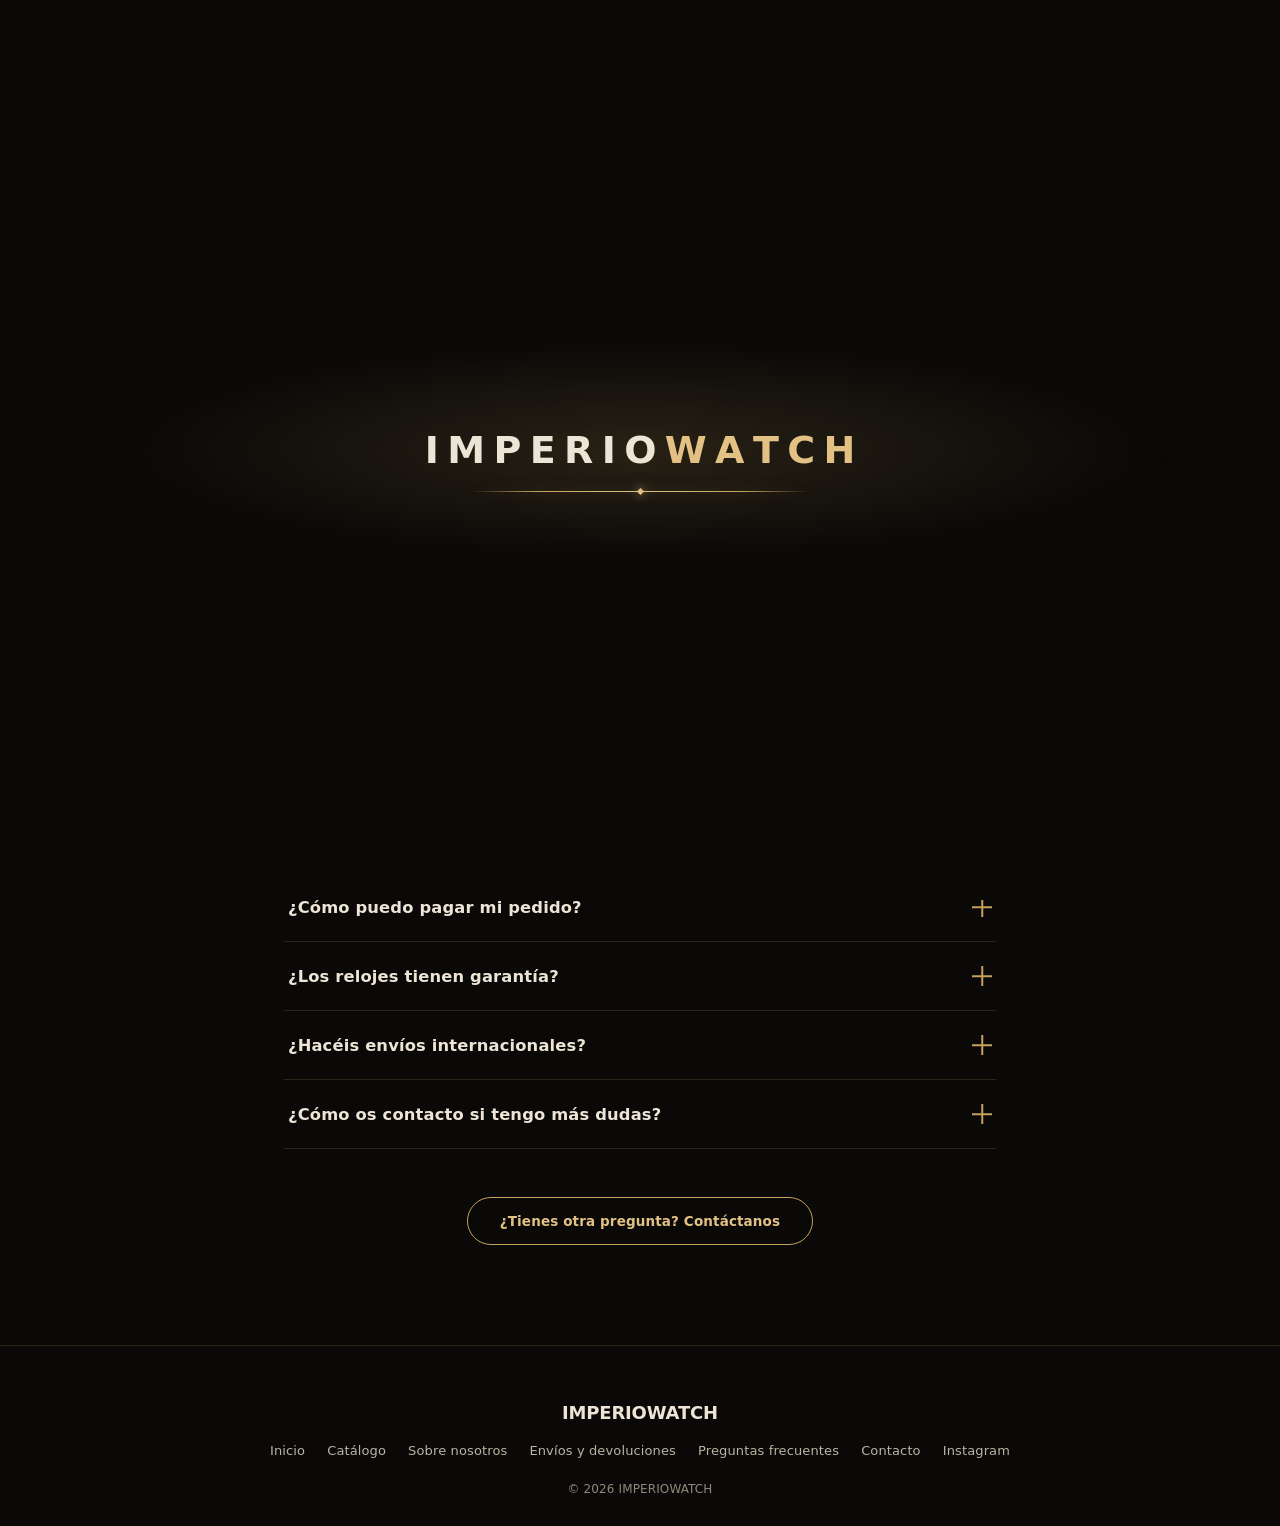
<file: preguntas-frecuentes.html>
<!doctype html>
<html lang="es">

<head>
  <meta charset="UTF-8" />
  <meta name="viewport"
    content="width=device-width, initial-scale=1.0, viewport-fit=cover, interactive-widget=resizes-content" />
  <title>Preguntas frecuentes — IMPERIOWATCH</title>
  <meta name="description"
    content="Resolvemos tus dudas sobre pedidos, envíos, devoluciones y nuestro sistema de drops en IMPERIOWATCH." />
  <meta name="theme-color" content="#0a0908" />
  <link rel="icon" type="image/jpeg" href="assets/logo.jpeg" />
  <meta property="og:type" content="website" />
  <meta property="og:title" content="Preguntas frecuentes — IMPERIOWATCH" />
  <meta property="og:description"
    content="Resolvemos tus dudas sobre pedidos, envíos, devoluciones y nuestro sistema de drops en IMPERIOWATCH." />
  <meta property="og:image" content="assets/logo.jpeg" />
  <meta property="og:locale" content="es_ES" />
  <link rel="stylesheet" href="css/style.css" />
</head>

<body>
  <div id="preloader">
    <div class="logo-intro">
      <div class="ring-wrap">
        <svg viewBox="0 0 100 100">
          <circle class="ring-bg" cx="50" cy="50" r="46.2" />
          <circle class="ring-draw" cx="50" cy="50" r="46.2" />
        </svg>
        <span class="mono">W</span>
      </div>
      <div class="word">
        <span style="animation-delay: 1s">I</span><span style="animation-delay: 1.03s">M</span><span
          style="animation-delay: 1.07s">P</span><span style="animation-delay: 1.1s">E</span><span
          style="animation-delay: 1.14s">R</span><span style="animation-delay: 1.17s">I</span><span
          style="animation-delay: 1.21s">O</span><span class="sp"></span><span
          style="animation-delay: 1.24s">W</span><span style="animation-delay: 1.28s">A</span><span
          style="animation-delay: 1.31s">T</span><span style="animation-delay: 1.35s">C</span><span
          style="animation-delay: 1.38s">H</span>
      </div>
    </div>
    <img class="pl-mark" src="assets/logo.jpeg" alt="" />
  </div>
  <div class="ambient-bg"></div>
  <div class="grain"></div>

  <header class="site">
    <div class="nav-wrap">
      <a class="brand" href="index.html"><img src="assets/logo.jpeg" alt="IMPERIOWATCH" />IMPERIOWATCH</a>
      <button class="nav-toggle" aria-label="Abrir menú" aria-expanded="false">
        <span class="bar"></span><span class="bar"></span><span class="bar"></span>
      </button>
      <nav class="main-links">
        <a href="index.html">Inicio</a>
        <a href="catalogo.html">Catálogo</a>
        <a href="sobre-nosotros.html">Sobre nosotros</a>
        <a href="envios-devoluciones.html">Envíos y devoluciones</a>
        <a href="preguntas-frecuentes.html" class="active">Preguntas frecuentes</a>
        <a href="contacto.html">Contacto</a>
      </nav>
    </div>
  </header>
  <div class="ticker" aria-hidden="true">
    <div class="ticker-track">
      <span>DROPS LIMITADOS</span><span class="sep">◆</span><span>PIEZAS NUMERADAS</span><span
        class="sep">◆</span><span>EDICIONES EXCLUSIVAS</span><span class="sep">◆</span><span>ENVÍO DESDE
        ESPAÑA</span><span class="sep">◆</span><span>DROPS LIMITADOS</span><span class="sep">◆</span><span>PIEZAS
        NUMERADAS</span><span class="sep">◆</span><span>EDICIONES EXCLUSIVAS</span><span class="sep">◆</span><span>ENVÍO
        DESDE ESPAÑA</span><span class="sep">◆</span>
    </div>
  </div>

  <section class="page-head">
    <span class="eyebrow"><span class="dot"></span>AYUDA</span>
    <h1>Preguntas <em>frecuentes</em></h1>
  </section>

  <div class="content-page reveal">
    <div class="faq-list">
      <div class="faq-item open" id="que-es-un-drop">
        <button class="faq-q">
          <span>¿Qué es un drop?</span><span class="plus"></span>
        </button>
        <div class="faq-a">
          <p>
            Un drop es un lanzamiento exclusivo y limitado de determinados
            productos durante un periodo concreto. Los artículos se ponen a la
            venta en una fecha y hora específica y, una vez se agotan, no se
            vuelven a poner a la venta de forma inmediata.
          </p>
        </div>
      </div>

      <div class="faq-item">
        <button class="faq-q">
          <span>¿Por qué funcionáis con drops en lugar de stock permanente?</span><span class="plus"></span>
        </button>
        <div class="faq-a">
          <p>
            Nuestro sistema de drops se basa en la exclusividad y la
            disponibilidad limitada. Esto hace que cada lanzamiento sea
            especial y que nuestros clientes tengan la oportunidad de
            conseguir productos únicos que no están disponibles de forma
            permanente. De esta manera, buscamos ofrecer una experiencia más
            exclusiva y cuidar el valor de cada artículo.
          </p>
        </div>
      </div>

      <div class="faq-item">
        <button class="faq-q">
          <span>¿Cómo sé cuándo empieza el próximo drop?</span><span class="plus"></span>
        </button>
        <div class="faq-a">
          <p>
            Anunciamos la fecha y hora exacta de cada lanzamiento en nuestra
            web y en Instagram. Te recomendamos seguirnos y activar las
            notificaciones para no perderte la cuenta atrás.
          </p>
        </div>
      </div>

      <div class="faq-item">
        <button class="faq-q">
          <span>¿Qué pasa si un producto se agota?</span><span class="plus"></span>
        </button>
        <div class="faq-a">
          <p>
            Al ser piezas limitadas y numeradas, cuando un producto se agota
            no se repone de forma inmediata. Puede volver en un drop futuro,
            pero no lo garantizamos: cada edición es única.
          </p>
        </div>
      </div>

      <div class="faq-item">
        <button class="faq-q">
          <span>¿Cuáles son los plazos de envío?</span><span class="plus"></span>
        </button>
        <div class="faq-a">
          <p>
            Preparamos y enviamos los pedidos en 24-48h laborables desde la
            confirmación de compra, salvo indicación distinta durante un drop.
            Encontrarás toda la info en la sección de
            <a href="envios-devoluciones.html" style="color: #c6a15b">envíos y devoluciones</a>.
          </p>
        </div>
      </div>

      <div class="faq-item">
        <button class="faq-q">
          <span>¿Puedo devolver un producto de un drop?</span><span class="plus"></span>
        </button>
        <div class="faq-a">
          <p>
            Si el reloj llega con defecto de fábrica, dañado o equivocado, lo
            cambiamos o te devolvemos el dinero.
            Además, dispones de 14 días naturales desde la recepción para
            desistir de la compra, siempre que el reloj esté sin usar,
            completo, en su embalaje original y con las etiquetas puestas. En
            ese caso, el envío de vuelta corre por cuenta del cliente.
          </p>
        </div>
      </div>

      <div class="faq-item">
        <button class="faq-q">
          <span>¿Cómo puedo pagar mi pedido?</span><span class="plus"></span>
        </button>
        <div class="faq-a">
          <p>
            Actualmente gestionamos los pedidos de forma personalizada; al
            finalizar tu compra te indicaremos los métodos de pago
            disponibles. Muy pronto añadiremos pago online directo desde la
            web.
          </p>
        </div>
      </div>

      <div class="faq-item">
        <button class="faq-q">
          <span>¿Los relojes tienen garantía?</span><span class="plus"></span>
        </button>
        <div class="faq-a">
          <p>
            Sí, todas nuestras piezas pasan una revisión manual antes del
            envío y cuentan con garantía frente a defectos de fabricación. Si
            detectas cualquier problema, contáctanos indicando tu número de
            pedido.
          </p>
        </div>
      </div>

      <div class="faq-item">
        <button class="faq-q">
          <span>¿Hacéis envíos internacionales?</span><span class="plus"></span>
        </button>
        <div class="faq-a">
          <p>
          <p>
            Realizamos envíos desde España. Escríbenos por Instagram indicando tu
            país y te confirmamos disponibilidad y plazos.
          </p>
          </p>
        </div>
      </div>

      <div class="faq-item">
        <button class="faq-q">
          <span>¿Cómo os contacto si tengo más dudas?</span><span class="plus"></span>
        </button>
        <div class="faq-a">
          <p>
            Puedes escribirnos a través de
            <a href="https://www.instagram.com/imperiowatchesp?igsi=MTRuZHB0anQzMjlsMQ=="
              style="color: #c6a15b">Instagram</a>
            y te responderemos lo antes posible.
          </p>
        </div>
      </div>
    </div>

    <div style="text-align: center; margin-top: 48px">
      <a class="btn outline" href="contacto.html">¿Tienes otra pregunta? Contáctanos</a>
    </div>
  </div>

  <footer class="site">
    <div class="f-logo">IMPERIOWATCH</div>
    <div class="f-links">
      <a href="index.html">Inicio</a>
      <a href="catalogo.html">Catálogo</a>
      <a href="sobre-nosotros.html">Sobre nosotros</a>
      <a href="envios-devoluciones.html">Envíos y devoluciones</a>
      <a href="preguntas-frecuentes.html">Preguntas frecuentes</a>
      <a href="contacto.html">Contacto</a>
      <a href="https://www.instagram.com/imperiowatchesp?igsi=MTRuZHB0anQzMjlsMQ==" target="_blank"
        rel="noopener">Instagram</a>
    </div>
    <div class="copyright">© 2026 IMPERIOWATCH</div>
  </footer>

  <script src="js/productos.js"></script>
  <script src="js/site.js"></script>
  <script>
    // Acordeón FAQ: la respuesta se anima con un muelle real (no una transición de
    // duración fija), así que si tocas otra pregunta a mitad de la animación, la
    // anterior se cierra de forma natural en vez de cortarse en seco.
    (function () {
      var REDUCED = window.matchMedia(
        "(prefers-reduced-motion: reduce)",
      ).matches;
      var motionLib = null;
      function getMotion() {
        if (REDUCED) return Promise.resolve(null);
        if (motionLib) return motionLib;
        motionLib =
          import("https://cdn.jsdelivr.net/npm/motion@11.11.13/+esm").catch(
            function () {
              return null;
            },
          );
        return motionLib;
      }

      var running = new Map(); // answer element -> animación en curso, para poder interrumpirla

      function closeItem(item, motion) {
        var ans = item.querySelector(".faq-a");
        if (!motion) {
          item.classList.remove("open");
          return;
        } // el CSS max-height:0 ya se encarga
        var current = ans.getBoundingClientRect().height;
        ans.style.transition = "none"; // el muelle sustituye a la transición CSS, no conviven
        ans.style.height = current + "px";
        ans.style.overflow = "hidden";
        item.classList.remove("open");
        if (running.has(ans)) running.get(ans).stop();
        var anim = motion.animate(
          ans,
          { height: [current + "px", "0px"] },
          { type: "spring", bounce: 0, duration: 0.32 },
        );
        running.set(ans, anim);
      }

      function openItem(item, motion) {
        var ans = item.querySelector(".faq-a");
        if (!motion) {
          item.classList.add("open");
          return;
        } // el CSS max-height ya lo abre
        ans.style.transition = "none";
        item.classList.add("open");
        var target = ans.scrollHeight;
        ans.style.height = "0px";
        ans.style.overflow = "hidden";
        if (running.has(ans)) running.get(ans).stop();
        var anim = motion.animate(
          ans,
          { height: ["0px", target + "px"] },
          { type: "spring", bounce: 0.12, duration: 0.42 },
        );
        running.set(ans, anim);
        anim.finished
          .then(function () {
            ans.style.height = "auto";
            ans.style.overflow = "";
          })
          .catch(function () { });
      }

      document.querySelectorAll(".faq-item .faq-q").forEach(function (btn) {
        btn.addEventListener("click", function () {
          getMotion().then(function (motion) {
            var item = btn.closest(".faq-item");
            var wasOpen = item.classList.contains("open");
            document
              .querySelectorAll(".faq-item.open")
              .forEach(function (el) {
                if (el !== item) closeItem(el, motion);
              });
            if (wasOpen) {
              closeItem(item, motion);
            } else {
              openItem(item, motion);
            }
          });
        });
      });

      if (window.location.hash) {
        var target = document.querySelector(window.location.hash);
        if (target && target.classList.contains("faq-item")) {
          document.querySelectorAll(".faq-item.open").forEach(function (el) {
            el.classList.remove("open");
          });
          target.classList.add("open");
          window.addEventListener("load", function () {
            setTimeout(function () {
              target.scrollIntoView({ behavior: "smooth", block: "center" });
            }, 300);
          });
        }
      }
    })();
  </script>
  <script src="js/asesor.js" defer></script>
</body>

</html>
</file>
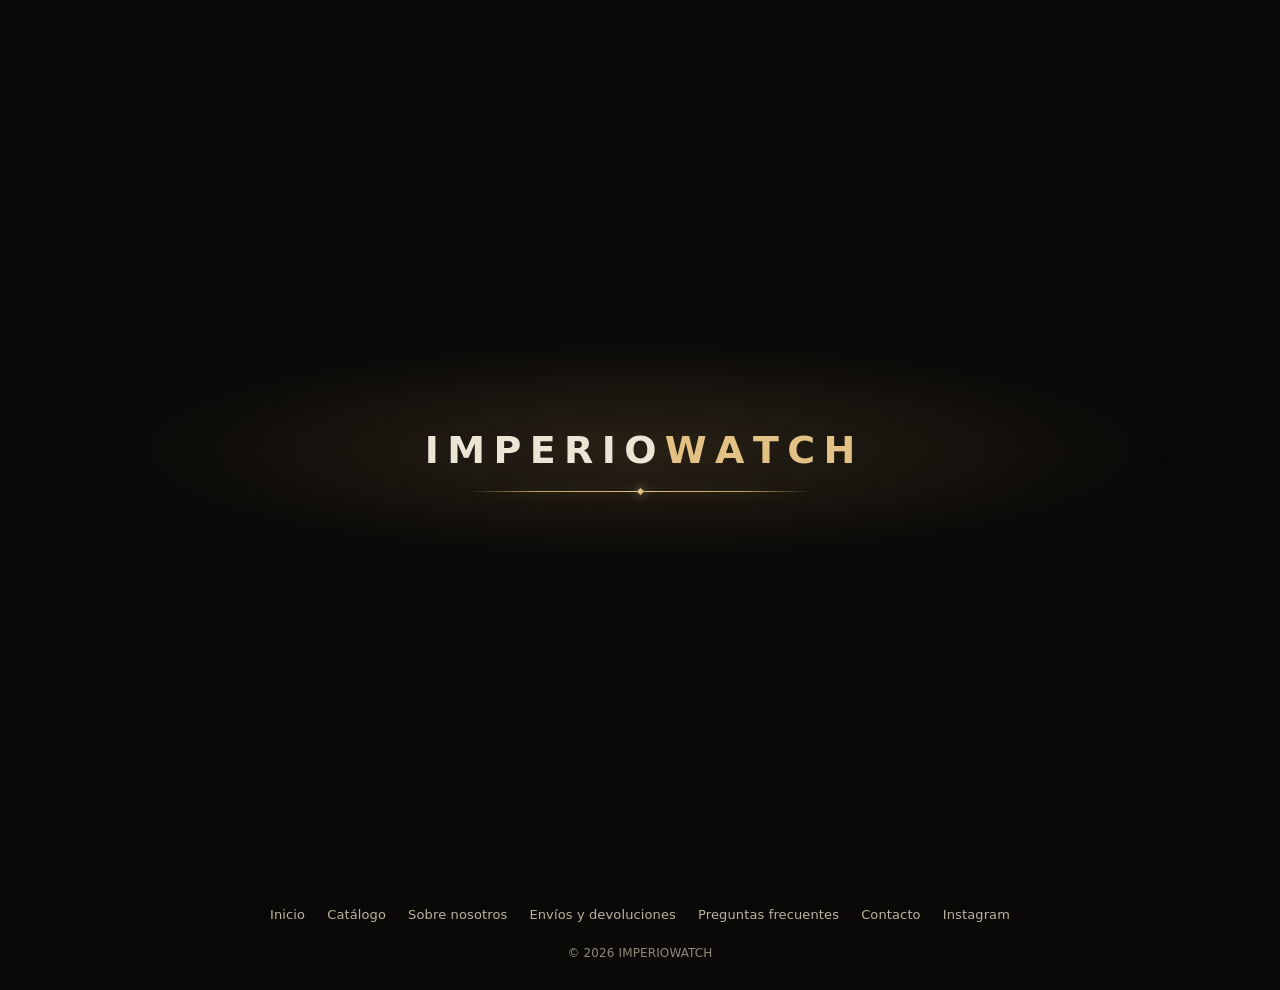
<file: producto.html>
<!doctype html>
<html lang="es">
  <head>
    <meta charset="UTF-8" />
    <meta name="viewport" content="width=device-width, initial-scale=1.0, viewport-fit=cover, interactive-widget=resizes-content" />
    <title>Producto — IMPERIOWATCH</title>
    <meta
      name="description"
      content="Ficha de producto IMPERIOWATCH: materiales cuidados, diseño atemporal y envío rápido."
    />
    <meta name="theme-color" content="#0a0908" />
    <link rel="icon" type="image/jpeg" href="assets/logo.jpeg" />
    <meta property="og:type" content="website" />
    <meta property="og:title" content="Producto — IMPERIOWATCH" />
    <meta
      property="og:description"
      content="Ficha de producto IMPERIOWATCH: materiales cuidados, diseño atemporal y envío rápido."
    />
    <meta property="og:image" content="assets/logo.jpeg" />
    <meta property="og:locale" content="es_ES" />
    <link rel="stylesheet" href="css/style.css" />
  </head>
  <body>
    <div id="preloader">
      <div class="logo-intro">
        <div class="ring-wrap">
          <svg viewBox="0 0 100 100">
            <circle class="ring-bg" cx="50" cy="50" r="46.2" />
            <circle class="ring-draw" cx="50" cy="50" r="46.2" />
          </svg>
          <span class="mono">W</span>
        </div>
        <div class="word">
          <span style="animation-delay: 1s">I</span
          ><span style="animation-delay: 1.03s">M</span
          ><span style="animation-delay: 1.07s">P</span
          ><span style="animation-delay: 1.1s">E</span
          ><span style="animation-delay: 1.14s">R</span
          ><span style="animation-delay: 1.17s">I</span
          ><span style="animation-delay: 1.21s">O</span><span class="sp"></span
          ><span style="animation-delay: 1.24s">W</span
          ><span style="animation-delay: 1.28s">A</span
          ><span style="animation-delay: 1.31s">T</span
          ><span style="animation-delay: 1.35s">C</span
          ><span style="animation-delay: 1.38s">H</span>
        </div>
      </div>
      <img class="pl-mark" src="assets/logo.jpeg" alt="" />
    </div>
    <div class="ambient-bg"></div>
    <div class="grain"></div>

    <header class="site">
      <div class="nav-wrap">
        <a class="brand" href="index.html"
          ><img src="assets/logo.jpeg" alt="IMPERIOWATCH" />IMPERIOWATCH</a
        >
        <button
          class="nav-toggle"
          aria-label="Abrir menú"
          aria-expanded="false"
        >
          <span class="bar"></span><span class="bar"></span
          ><span class="bar"></span>
        </button>
        <nav class="main-links">
          <a href="index.html">Inicio</a>
          <a href="catalogo.html" class="active">Catálogo</a>
          <a href="sobre-nosotros.html">Sobre nosotros</a>
          <a href="envios-devoluciones.html">Envíos y devoluciones</a>
          <a href="preguntas-frecuentes.html">Preguntas frecuentes</a>
          <a href="contacto.html">Contacto</a>
        </nav>
      </div>
    </header>
    <div class="ticker" aria-hidden="true">
      <div class="ticker-track">
        <span>ENVÍO 24-48H</span><span class="sep">◆</span
        ><span>DEVOLUCIONES 14 DÍAS</span><span class="sep">◆</span
        ><span>PIEZAS REVISADAS A MANO</span><span class="sep">◆</span
        ><span>ENVÍO DESDE ESPAÑA</span><span class="sep">◆</span
        ><span>ENVÍO 24-48H</span><span class="sep">◆</span
        ><span>DEVOLUCIONES 14 DÍAS</span><span class="sep">◆</span
        ><span>PIEZAS REVISADAS A MANO</span><span class="sep">◆</span
        ><span>ENVÍO DESDE ESPAÑA</span><span class="sep">◆</span>
      </div>
    </div>

    <div class="product-view" id="producto-detalle">
      <!-- se rellena por JS -->
    </div>

    <footer class="site">
      <div class="f-logo">IMPERIOWATCH</div>
      <div class="f-links">
        <a href="index.html">Inicio</a>
        <a href="catalogo.html">Catálogo</a>
        <a href="sobre-nosotros.html">Sobre nosotros</a>
        <a href="envios-devoluciones.html">Envíos y devoluciones</a>
        <a href="preguntas-frecuentes.html">Preguntas frecuentes</a>
        <a href="contacto.html">Contacto</a>
        <a
          href="https://www.instagram.com/imperiowatchesp?igsi=MTRuZHB0anQzMjlsMQ=="
          target="_blank"
          rel="noopener"
          >Instagram</a
        >
      </div>
      <div class="copyright">© 2026 IMPERIOWATCH</div>
    </footer>

    <script src="js/productos.js"></script>
    <script src="js/site.js"></script>
    <script src="js/asesor.js" defer></script>
  </body>
</html>
</file>
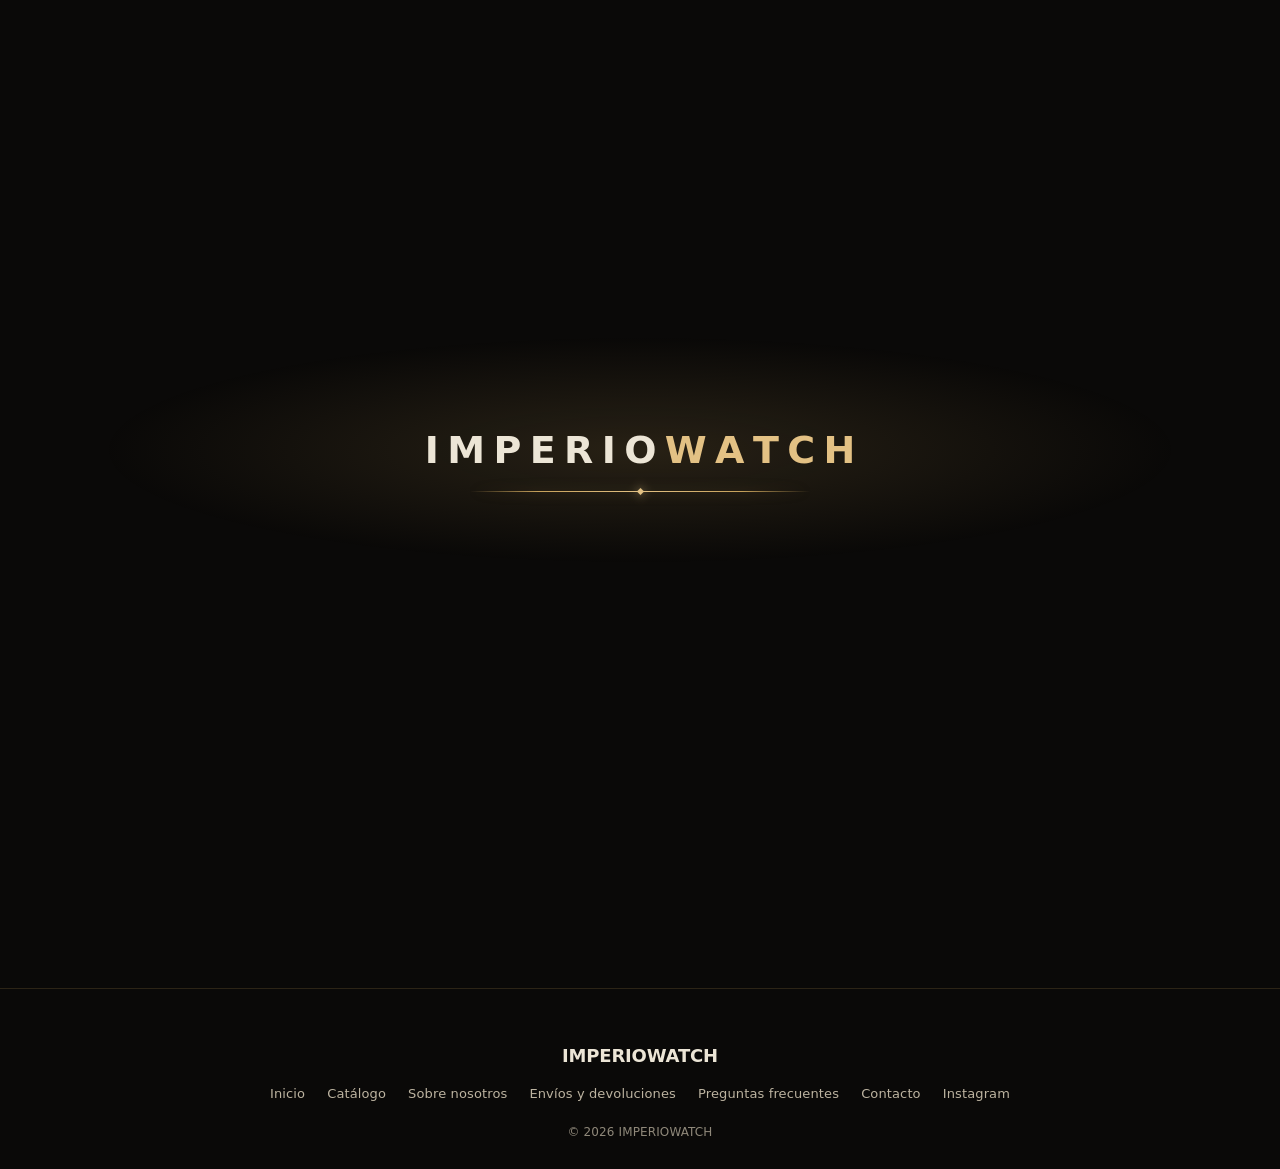
<file: sobre-nosotros.html>
<!doctype html>
<html lang="es">
  <head>
    <meta charset="UTF-8" />
    <meta name="viewport" content="width=device-width, initial-scale=1.0, viewport-fit=cover, interactive-widget=resizes-content" />
    <title>Sobre nosotros — IMPERIOWATCH</title>
    <meta
      name="description"
      content="Conoce la historia de IMPERIOWATCH, nacio con el objetivo de ofrecer complementos con carácter y calidad duradera."
    />
    <meta name="theme-color" content="#0a0908" />
    <link rel="icon" type="image/jpeg" href="assets/logo.jpeg" />
    <meta property="og:type" content="website" />
    <meta property="og:title" content="Sobre nosotros — IMPERIOWATCH" />
    <meta
      property="og:description"
      content="Conoce la historia de IMPERIOWATCH, nacio con el objetivo de ofrecer complementos con carácter y calidad duradera."
    />
    <meta property="og:image" content="assets/logo.jpeg" />
    <meta property="og:locale" content="es_ES" />
    <link rel="stylesheet" href="css/style.css" />
  </head>
  <body>
    <div id="preloader">
      <div class="logo-intro">
        <div class="ring-wrap">
          <svg viewBox="0 0 100 100">
            <circle class="ring-bg" cx="50" cy="50" r="46.2" />
            <circle class="ring-draw" cx="50" cy="50" r="46.2" />
          </svg>
          <span class="mono">W</span>
        </div>
        <div class="word">
          <span style="animation-delay: 1s">I</span
          ><span style="animation-delay: 1.03s">M</span
          ><span style="animation-delay: 1.07s">P</span
          ><span style="animation-delay: 1.1s">E</span
          ><span style="animation-delay: 1.14s">R</span
          ><span style="animation-delay: 1.17s">I</span
          ><span style="animation-delay: 1.21s">O</span><span class="sp"></span
          ><span style="animation-delay: 1.24s">W</span
          ><span style="animation-delay: 1.28s">A</span
          ><span style="animation-delay: 1.31s">T</span
          ><span style="animation-delay: 1.35s">C</span
          ><span style="animation-delay: 1.38s">H</span>
        </div>
      </div>
      <img class="pl-mark" src="assets/logo.jpeg" alt="" />
    </div>
    <div class="ambient-bg"></div>
    <div class="grain"></div>

    <header class="site">
      <div class="nav-wrap">
        <a class="brand" href="index.html"
          ><img src="assets/logo.jpeg" alt="IMPERIOWATCH" />IMPERIOWATCH</a
        >
        <button
          class="nav-toggle"
          aria-label="Abrir menú"
          aria-expanded="false"
        >
          <span class="bar"></span><span class="bar"></span
          ><span class="bar"></span>
        </button>
        <nav class="main-links">
          <a href="index.html">Inicio</a>
          <a href="catalogo.html">Catálogo</a>
          <a href="sobre-nosotros.html" class="active">Sobre nosotros</a>
          <a href="envios-devoluciones.html">Envíos y devoluciones</a>
          <a href="preguntas-frecuentes.html">Preguntas frecuentes</a>
          <a href="contacto.html">Contacto</a>
        </nav>
      </div>
    </header>
    <div class="ticker" aria-hidden="true">
      <div class="ticker-track">
        <span>ENVÍO 24-48H</span><span class="sep">◆</span
        ><span>DEVOLUCIONES 14 DÍAS</span><span class="sep">◆</span
        ><span>PIEZAS REVISADAS A MANO</span><span class="sep">◆</span
        ><span>ENVÍO DESDE ESPAÑA</span><span class="sep">◆</span
        ><span>ENVÍO 24-48H</span><span class="sep">◆</span
        ><span>DEVOLUCIONES 14 DÍAS</span><span class="sep">◆</span
        ><span>PIEZAS REVISADAS A MANO</span><span class="sep">◆</span
        ><span>ENVÍO DESDE ESPAÑA</span><span class="sep">◆</span>
      </div>
    </div>

    <section class="page-head">
      <span class="eyebrow"><span class="dot"></span>NUESTRA HISTORIA</span>
      <h1>Detrás de <em>IMPERIOWATCH</em></h1>
    </section>

    <div class="content-page reveal">
      <p>
        IMPERIOWATCH nace con una idea sencilla: ofrecer accesorios
        con carácter, cuidados en cada detalle, sin depender de tendencias
        pasajeras. Creemos que un buen complemento se nota en el tacto, en los
        materiales y en cómo aguanta el uso diario.
      </p>

      <h2>Nuestra filosofía</h2>
      <p>
        Seleccionamos cada pieza pensando en la calidad del tejido y en un
        diseño que no pase de moda. Preferimos tener menos referencias, pero que
        cada una merezca la pena.
      </p>

      <h2>Cómo trabajamos</h2>
      <ul>
        <li>
          Revisamos la calidad y el acabado de cada producto antes de enviarlo.
        </li>
        <li>Trabajamos con proveedores de confianza y materiales duraderos.</li>
        <li>
          Escuchamos a la comunidad en Instagram para mejorar cada colección.
        </li>
      </ul>

      <p>
        Gracias por confiar en nosotros. Si tienes cualquier duda, estamos a un
        mensaje de distancia.
      </p>

      <div style="text-align: center; margin-top: 36px">
        <a class="btn outline" href="catalogo.html">Ver catálogo</a>
      </div>
    </div>

    <footer class="site">
      <div class="f-logo">IMPERIOWATCH</div>
      <div class="f-links">
        <a href="index.html">Inicio</a>
        <a href="catalogo.html">Catálogo</a>
        <a href="sobre-nosotros.html">Sobre nosotros</a>
        <a href="envios-devoluciones.html">Envíos y devoluciones</a>
        <a href="preguntas-frecuentes.html">Preguntas frecuentes</a>
        <a href="contacto.html">Contacto</a>
        <a
          href="https://www.instagram.com/imperiowatchesp?igsi=MTRuZHB0anQzMjlsMQ=="
          target="_blank"
          rel="noopener"
          >Instagram</a
        >
      </div>
      <div class="copyright">© 2026 IMPERIOWATCH</div>
    </footer>

    <script src="js/productos.js"></script>
    <script src="js/site.js"></script>
    <script src="js/asesor.js" defer></script>
  </body>
</html>
</file>
<file: css/style.css>
/* ==================================================================
   IMPERIOWATCH — sistema visual
   Paleta original conservada · tipografía y componentes rediseñados
   ================================================================== */

:root {
  /* ---- paleta base (heredada) ---- */
  --void: #0a0908;
  --charcoal: #141210;
  --charcoal-2: #1b1815;
  --hairline: rgba(198, 161, 91, 0.18);
  --bone: #ece5d6;
  --bone-dim: #a89f8c;
  --gold: #c6a15b;
  --gold-bright: #e3c184;
  --bronze: #7c5f31;

  /* ---- superficies de cristal / profundidad ---- */
  --glass: rgba(236, 229, 214, 0.035);
  --glass-strong: rgba(236, 229, 214, 0.06);
  --glass-border: rgba(198, 161, 91, 0.16);
  --glass-border-strong: rgba(198, 161, 91, 0.34);
  --shadow-1:
    0 1px 0 rgba(255, 255, 255, 0.04) inset,
    0 24px 60px -30px rgba(0, 0, 0, 0.75);
  --glow-gold:
    0 0 0 1px rgba(198, 161, 91, 0.18),
    0 18px 50px -18px rgba(198, 161, 91, 0.35);

  /* ---- ritmo / radios ---- */
  --r-lg: 26px;
  --r-md: 16px;
  --r-sm: 10px;

  /* ---- easing (curvas con carácter, no lineales) ---- */
  --ease-out: cubic-bezier(0.16, 1, 0.3, 1);
  --ease-in-out: cubic-bezier(0.77, 0, 0.175, 1);
  --ease-spring: cubic-bezier(0.34, 1.42, 0.4, 1);

  /* ---- tipografía del sistema (Apple: usar la fuente de la plataforma) ---- */
  --font-display:
    -apple-system, BlinkMacSystemFont, "SF Pro Display", system-ui, "Segoe UI",
    Roboto, sans-serif;
  --font-body:
    -apple-system, BlinkMacSystemFont, "SF Pro Text", system-ui, "Segoe UI",
    Roboto, sans-serif;
  --font-mono:
    ui-monospace, "SF Mono", "Cascadia Code", Menlo, Monaco, Consolas, monospace;
}

* {
  margin: 0;
  padding: 0;
  box-sizing: border-box;
}
html {
  scrollbar-color: var(--bronze) var(--void);
  scrollbar-width: thin;
  scroll-behavior: smooth;
  -webkit-tap-highlight-color: transparent;
  -webkit-text-size-adjust: 100%;
}

body {
  background: var(--void);
  color: var(--bone);
  font-family: var(--font-body);
  font-weight: 300;
  font-size: 15px;
  min-height: 100vh;
  min-height: 100dvh;
  padding-left: env(safe-area-inset-left, 0px);
  padding-right: env(safe-area-inset-right, 0px);
  overflow-x: hidden;
}

::selection {
  background: var(--gold);
  color: var(--void);
}
a {
  color: inherit;
  text-decoration: none;
}
img {
  max-width: 100%;
  display: block;
}
button {
  font-family: inherit;
}

::-webkit-scrollbar {
  width: 9px;
}
::-webkit-scrollbar-track {
  background: var(--void);
}
::-webkit-scrollbar-thumb {
  background: var(--bronze);
}
::-webkit-scrollbar-thumb:hover {
  background: var(--gold);
}

h1,
h2,
h3 {
  font-family: var(--font-display);
  font-weight: 600;
  color: var(--bone);
  letter-spacing: -0.012em;
  text-wrap: balance;
}
/* seguimiento óptico: cuanto más grande el texto, más negativo el tracking; el cuerpo se queda cerca de 0 */
.page-head h1,
.order-head h1 {
  letter-spacing: -0.032em;
}
.product-view .details h1 {
  letter-spacing: -0.024em;
}
.section-head h2,
.payment-banner h2,
.content-page h2 {
  letter-spacing: -0.014em;
}
.card h3,
.info-cards .box h3,
.order-product-info h2 {
  letter-spacing: -0.004em;
}
h1 em,
h2 em {
  font-style: normal;
  color: var(--gold-bright);
  position: relative;
}
.mono,
.price,
.card .price {
  font-family: var(--font-mono);
  font-variant-numeric: tabular-nums;
}

a:focus-visible,
button:focus-visible,
input:focus-visible,
textarea:focus-visible {
  outline: 1.5px solid var(--gold);
  outline-offset: 3px;
}

/* ================================================
   TEXTURA / PROFUNDIDAD DE FONDO
   ================================================ */
.grain {
  position: fixed;
  inset: 0;
  z-index: 2;
  pointer-events: none;
  opacity: 0.035;
  mix-blend-mode: overlay;
  background-image: url("data:image/svg+xml,%3Csvg xmlns='http://www.w3.org/2000/svg' width='140' height='140'%3E%3Cfilter id='n'%3E%3CfeTurbulence type='fractalNoise' baseFrequency='0.9' numOctaves='2' stitchTiles='stitch'/%3E%3C/filter%3E%3Crect width='100%25' height='100%25' filter='url(%23n)'/%3E%3C/svg%3E");
}
.ambient-bg {
  position: fixed;
  inset: 0;
  z-index: 0;
  pointer-events: none;
  background:
    radial-gradient(
      ellipse 60% 44% at 18% -6%,
      rgba(198, 161, 91, 0.14),
      transparent 62%
    ),
    radial-gradient(
      ellipse 46% 38% at 92% 6%,
      rgba(198, 161, 91, 0.07),
      transparent 60%
    ),
    radial-gradient(
      ellipse 50% 40% at 82% 96%,
      rgba(198, 161, 91, 0.06),
      transparent 60%
    ),
    linear-gradient(180deg, var(--void), var(--void));
  animation: ambientBreathe 12s ease-in-out infinite;
}
.ambient-bg::after {
  content: "";
  position: absolute;
  inset: 0;
  opacity: 0.4;
  background-image:
    linear-gradient(rgba(198, 161, 91, 0.05) 1px, transparent 1px),
    linear-gradient(90deg, rgba(198, 161, 91, 0.05) 1px, transparent 1px);
  background-size: 64px 64px;
  mask-image: radial-gradient(
    ellipse 70% 55% at 50% 0%,
    black,
    transparent 75%
  );
}
@keyframes ambientBreathe {
  0%,
  100% {
    opacity: 0.7;
  }
  50% {
    opacity: 1;
  }
}
body > *:not(.ambient-bg):not(.grain):not(#preloader):not(header.site) {
  position: relative;
  z-index: 1;
}

/* ================================================
   PRELOADER
   ================================================ */
#preloader {
  position: fixed;
  inset: 0;
  z-index: 999;
  background: var(--void);
  display: flex;
  align-items: center;
  justify-content: center;
  transition:
    opacity 0.7s var(--ease-out),
    visibility 0.7s var(--ease-out);
}
#preloader.hide {
  opacity: 0;
  visibility: hidden;
  pointer-events: none;
}
#preloader .pl-mark {
  width: 56px;
  height: 56px;
  border-radius: 50%;
  opacity: 0;
  animation:
    plIn 0.9s var(--ease-out) forwards,
    plPulse 1.6s ease-in-out 0.9s infinite;
}
@keyframes plIn {
  to {
    opacity: 1;
    transform: scale(1);
  }
}
@keyframes plPulse {
  0%,
  100% {
    filter: drop-shadow(0 0 6px rgba(198, 161, 91, 0.25));
  }
  50% {
    filter: drop-shadow(0 0 22px rgba(198, 161, 91, 0.55));
  }
}

.logo-intro {
  position: relative;
  display: flex;
  align-items: center;
  justify-content: center;
}

/* 1 · Bisel: el anillo se dibuja y estalla hacia fuera como una onda */
.logo-intro .ring-wrap {
  position: absolute;
  left: 50%;
  top: 50%;
  width: 108px;
  height: 108px;
  margin: -54px 0 0 -54px;
  display: flex;
  align-items: center;
  justify-content: center;
  pointer-events: none;
  animation: ringBurst 0.9s var(--ease-out) 1s forwards;
}
.logo-intro svg {
  position: absolute;
  inset: 0;
  width: 100%;
  height: 100%;
  overflow: visible;
}
.logo-intro .ring-bg {
  fill: none;
  stroke: var(--hairline);
  stroke-width: 1;
}
.logo-intro .ring-draw {
  fill: none;
  stroke: var(--gold);
  stroke-width: 1;
  stroke-linecap: round;
  stroke-dasharray: 290;
  stroke-dashoffset: 290;
  transform-origin: 50% 50%;
  transform: rotate(-90deg);
  animation: ringDraw 0.9s var(--ease-in-out) 0.1s forwards;
  filter: drop-shadow(0 0 6px rgba(198, 161, 91, 0.5));
}
.logo-intro .mono {
  display: none;
} /* fuera la W */
@keyframes ringDraw {
  to {
    stroke-dashoffset: 0;
  }
}
@keyframes ringBurst {
  from {
    opacity: 1;
    transform: scale(1);
  }
  to {
    opacity: 0;
    transform: scale(2.8);
  }
}

/* 2 · Luz ambiente que se enciende detrás del nombre */
#preloader.full-intro::before {
  content: "";
  position: absolute;
  inset: 0;
  pointer-events: none;
  background: radial-gradient(
    ellipse 60% 18% at 50% 50%,
    rgba(198, 161, 91, 0.16),
    transparent 70%
  );
  opacity: 0;
  animation: plGlow 1.4s var(--ease-out) 0.9s forwards;
}
@keyframes plGlow {
  to {
    opacity: 1;
  }
}

/* 3 · El nombre se despliega desde el centro hacia los lados, enfocándose */
.logo-intro .word {
  position: relative;
  display: flex;
  font-family: var(--font-display);
  font-weight: 600;
  font-size: clamp(22px, 7.6vw, 38px);
  letter-spacing: 0.22em;
  padding-left: 0.22em; /* compensa el espacio tras la última letra */
  color: var(--bone);
  text-transform: uppercase;
}
.logo-intro .word span {
  opacity: 0;
  filter: blur(8px);
  transform: translate(
    calc(var(--k) * -0.92em),
    0.35em
  ); /* nace en el centro */
  animation:
    letterIn 0.8s var(--ease-out) calc(1.05s + var(--d) * 60ms) forwards,
    letterShine 0.55s ease calc(1.85s + (var(--k) + 5.5) * 40ms) !important; /* !important: pisa los animation-delay en línea del HTML */
}
.logo-intro .word span.sp {
  display: none;
} /* marca en una sola palabra: IMPERIOWATCH */
.logo-intro .word span:nth-child(n + 9) {
  color: var(--gold-bright);
} /* WATCH en dorado */
/* IMPERIO nace dorado y se enfría hasta el color hueso */
.logo-intro .word span:nth-child(-n + 7) {
  animation:
    letterIn 0.8s var(--ease-out) calc(1.05s + var(--d) * 60ms) forwards,
    letterCool 0.9s ease calc(1.3s + var(--d) * 60ms) both,
    letterShine 0.55s ease calc(1.85s + (var(--k) + 5.5) * 40ms) !important;
}
.logo-intro .word span:nth-child(1) {
  --k: -5.5;
  --d: 5;
}
.logo-intro .word span:nth-child(2) {
  --k: -4.5;
  --d: 4;
}
.logo-intro .word span:nth-child(3) {
  --k: -3.5;
  --d: 3;
}
.logo-intro .word span:nth-child(4) {
  --k: -2.5;
  --d: 2;
}
.logo-intro .word span:nth-child(5) {
  --k: -1.5;
  --d: 1;
}
.logo-intro .word span:nth-child(6) {
  --k: -0.5;
  --d: 0;
}
.logo-intro .word span:nth-child(7) {
  --k: 0.5;
  --d: 0;
}
.logo-intro .word span:nth-child(9) {
  --k: 1.5;
  --d: 1;
}
.logo-intro .word span:nth-child(10) {
  --k: 2.5;
  --d: 2;
}
.logo-intro .word span:nth-child(11) {
  --k: 3.5;
  --d: 3;
}
.logo-intro .word span:nth-child(12) {
  --k: 4.5;
  --d: 4;
}
.logo-intro .word span:nth-child(13) {
  --k: 5.5;
  --d: 5;
}
@keyframes letterIn {
  to {
    opacity: 1;
    filter: blur(0);
    transform: none;
  }
}
@keyframes letterCool {
  from {
    color: var(--gold-bright);
  }
  to {
    color: var(--bone);
  }
}

/* 4 · Destello: un brillo recorre las letras de izquierda a derecha */
@keyframes letterShine {
  0%,
  100% {
    text-shadow: 0 0 0 rgba(255, 226, 160, 0);
  }
  45% {
    color: #fff7e3;
    text-shadow: 0 0 16px rgba(255, 226, 160, 0.75);
  }
}

/* 5 · Ornamento: rombo dorado y línea que se abre desde él */
.logo-intro::after {
  content: "";
  position: absolute;
  left: 50%;
  top: calc(100% + 17px);
  width: 5px;
  height: 5px;
  margin-left: -2.5px;
  background: var(--gold-bright);
  box-shadow: 0 0 10px rgba(227, 193, 132, 0.8);
  opacity: 0;
  transform: rotate(45deg) scale(0.4);
  animation: diamondIn 0.5s var(--ease-out) 1.65s forwards;
}
@keyframes diamondIn {
  to {
    opacity: 1;
    transform: rotate(45deg) scale(1);
  }
}
.logo-intro .word::after {
  content: "";
  position: absolute;
  left: 12%;
  right: 12%;
  bottom: -20px;
  height: 1px;
  background: linear-gradient(
    90deg,
    transparent,
    var(--gold) 20%,
    var(--gold-bright) 50%,
    var(--gold) 80%,
    transparent
  );
  filter: drop-shadow(0 0 6px rgba(198, 161, 91, 0.5));
  transform: scaleX(0);
  transform-origin: center;
  animation: wordLine 0.7s var(--ease-in-out) 1.75s forwards;
}
@keyframes wordLine {
  to {
    transform: scaleX(1);
  }
}

#preloader.hide .logo-intro {
  transition: opacity 0.4s ease;
  opacity: 0;
}
#preloader.full-intro .pl-mark {
  display: none;
}
#preloader.quick .logo-intro {
  display: none;
}
#preloader.quick .pl-mark {
  display: block;
}
#preloader.skip {
  transition:
    opacity 0.18s ease,
    visibility 0.18s ease;
}
#preloader.skip .logo-intro,
#preloader.skip .pl-mark {
  display: none;
}

body.page-leaving {
  animation: pageLeave 0.3s var(--ease-in-out) forwards;
}
@keyframes pageLeave {
  to {
    opacity: 0;
    transform: translateY(-6px);
  }
}
/* backwards, no both: con forwards el body se queda con un transform animado y pasa a ser el bloque contenedor de los position:fixed (menú, asesor) */
body {
  animation: pageEnter 0.5s var(--ease-out) backwards;
}
@keyframes pageEnter {
  from {
    opacity: 0;
    transform: translateY(10px) scale(0.99);
  }
  to {
    opacity: 1;
    transform: none;
  }
}

/* ================================================
   HEADER — nav flotante tipo isla de cristal
   ================================================ */
header.site {
  position: sticky;
  top: 14px;
  z-index: 50;
  display: flex;
  justify-content: center;
  padding: 0 16px;
  pointer-events: none;
}
.nav-wrap {
  pointer-events: auto;
  width: 100%;
  max-width: 1180px;
  display: flex;
  align-items: center;
  justify-content: space-between;
  gap: 24px;
  padding: 10px 12px 10px 20px;
  background: rgba(15, 13, 11, 0.58);
  backdrop-filter: blur(20px) saturate(180%);
  -webkit-backdrop-filter: blur(20px) saturate(180%);
  border: 1px solid rgba(198, 161, 91, 0.12);
  border-top-color: rgba(
    255,
    255,
    255,
    0.09
  ); /* borde superior más claro: el material "atrapa" la luz */
  border-radius: 999px;
  box-shadow: var(--shadow-1);
  transition:
    border-color 0.4s ease,
    box-shadow 0.4s ease,
    background 0.4s ease;
}
.brand {
  display: flex;
  align-items: center;
  gap: 11px;
  font-family: var(--font-display);
  font-weight: 700;
  font-size: 17px;
  letter-spacing: -0.01em;
  color: var(--bone);
}
.brand img {
  width: 32px;
  height: 32px;
  border-radius: 9px;
  transition: transform 0.6s var(--ease-spring);
}
@media (hover: hover) and (pointer: fine) {
  .brand:hover img {
    transform: rotate(8deg) scale(1.08);
  }
}

nav.main-links {
  display: flex;
  gap: 6px;
  background: rgba(255, 255, 255, 0.02);
  border-radius: 999px;
  padding: 4px;
}
nav.main-links a {
  position: relative;
  font-size: 13px;
  font-weight: 500;
  color: #c4bcac; /* más contraste que --bone-dim: vibrancy sobre material translúcido */
  letter-spacing: 0.006em;
  padding: 9px 16px;
  border-radius: 999px;
  transition: color 0.3s ease;
}
nav.main-links a span {
  position: relative;
  z-index: 1;
}
nav.main-links a::before {
  content: "";
  position: absolute;
  inset: 0;
  border-radius: 999px;
  background: rgba(198, 161, 91, 0.12);
  opacity: 0;
  transform: scale(0.85);
  transition:
    opacity 0.3s var(--ease-out),
    transform 0.3s var(--ease-out);
}
@media (hover: hover) and (pointer: fine) {
  nav.main-links a:hover::before {
    opacity: 1;
    transform: scale(1);
  }
}
nav.main-links a.active {
  color: var(--gold-bright);
}
@media (hover: hover) and (pointer: fine) {
  nav.main-links a:hover {
    color: var(--gold-bright);
  }
}
nav.main-links a.active::before {
  opacity: 1;
  transform: scale(1);
  background: rgba(198, 161, 91, 0.16);
}

.nav-toggle {
  display: none;
  background: none;
  border: 1px solid var(--glass-border);
  border-radius: 999px;
  width: 38px;
  height: 38px;
  padding: 0;
  cursor: pointer;
  flex-direction: column;
  align-items: center;
  justify-content: center;
  gap: 5px;
  transition:
    border-color 0.3s ease,
    background 0.3s ease;
}
@media (hover: hover) and (pointer: fine) {
  .nav-toggle:hover {
    border-color: var(--gold);
    background: rgba(198, 161, 91, 0.08);
  }
}
.nav-toggle .bar {
  width: 16px;
  height: 1.5px;
  background: var(--gold);
  transition:
    transform 0.4s var(--ease-spring),
    opacity 0.2s ease;
}
.nav-toggle.open .bar:nth-child(1) {
  transform: translateY(6.5px) rotate(45deg);
}
.nav-toggle.open .bar:nth-child(2) {
  opacity: 0;
}
.nav-toggle.open .bar:nth-child(3) {
  transform: translateY(-6.5px) rotate(-45deg);
}

@media (max-width: 860px) {
  header.site {
    top: 0;
    padding: 0;
  }
  .nav-wrap {
    border-radius: 0;
    border-left: none;
    border-right: none;
    border-top: none;
  }
  nav.main-links {
    position: fixed;
    inset: 0;
    top: 0;
    flex-direction: column;
    justify-content: center;
    align-items: center;
    gap: 6px;
    padding: 0;
    background: rgba(9, 8, 7, 0.88);
    backdrop-filter: blur(28px);
    -webkit-backdrop-filter: blur(28px);
    display: none;
    border-radius: 0;
    z-index: -1;
  }
  nav.main-links.open {
    display: flex;
    z-index: 40;
  }
  nav.main-links a {
    font-size: 22px;
    padding: 14px 26px;
    opacity: 0;
    transform: translateY(16px);
  }
  nav.main-links.open a {
    animation: navLinkIn 0.5s var(--ease-out) forwards;
  }
  nav.main-links.open a:nth-child(1) {
    animation-delay: 0.06s;
  }
  nav.main-links.open a:nth-child(2) {
    animation-delay: 0.11s;
  }
  nav.main-links.open a:nth-child(3) {
    animation-delay: 0.16s;
  }
  nav.main-links.open a:nth-child(4) {
    animation-delay: 0.21s;
  }
  nav.main-links.open a:nth-child(5) {
    animation-delay: 0.26s;
  }
  nav.main-links.open a:nth-child(6) {
    animation-delay: 0.31s;
  }
  .nav-toggle {
    display: flex;
  }
}
@keyframes navLinkIn {
  to {
    opacity: 1;
    transform: translateY(0);
  }
}

/* ================================================
   TICKER
   ================================================ */
.ticker {
  overflow: hidden;
  background: transparent;
  border-bottom: 1px solid var(--hairline);
  white-space: nowrap;
  margin-top: 18px;
}
.ticker-track {
  display: inline-flex;
  align-items: center;
  gap: 18px;
  padding: 9px 0;
  width: max-content;
  animation: tickerScroll 28s linear infinite;
  will-change: transform;
}
.ticker-track span {
  font-size: 10px;
  font-weight: 500;
  letter-spacing: 0.14em;
  color: var(--bone-dim);
  flex-shrink: 0;
}
.ticker-track span.sep {
  color: var(--gold);
  font-size: 7px;
}
@keyframes tickerScroll {
  to {
    transform: translateX(-50%);
  }
}
@media (max-width: 860px) {
  .ticker {
    margin-top: 0;
  }
}

/* ================================================
   CONTAINER / CABECERA DE PÁGINA
   ================================================ */
.container {
  max-width: 1200px;
  margin: 0 auto;
  padding: 0 24px;
}

.page-head {
  max-width: 1200px;
  margin: 0 auto;
  padding: 76px 24px 36px;
  text-align: center;
  position: relative;
}
.page-head .eyebrow {
  display: inline-flex;
  align-items: center;
  gap: 9px;
  font-size: 11.5px;
  font-weight: 600;
  letter-spacing: 0.18em;
  text-transform: uppercase;
  color: var(--gold);
  margin-bottom: 20px;
  padding: 7px 16px;
  border: 1px solid var(--glass-border);
  border-radius: 999px;
  background: var(--glass);
}
.eyebrow .dot {
  width: 5px;
  height: 5px;
  border-radius: 50%;
  background: var(--gold);
  box-shadow: 0 0 10px rgba(198, 161, 91, 0.6);
}
.page-head h1 {
  font-size: clamp(36px, 5.6vw, 64px);
  line-height: 1.06;
  font-weight: 700;
}
.page-head p {
  max-width: 580px;
  margin: 20px auto 0;
  color: var(--bone-dim);
  font-size: 15px;
  line-height: 1.85;
  font-weight: 300;
}

.divider {
  display: flex;
  align-items: center;
  gap: 16px;
  margin: 38px auto;
  max-width: 200px;
}
.divider .l,
.divider .r {
  flex: 1;
  height: 1px;
}
.divider .l {
  background: linear-gradient(to left, var(--gold), transparent);
}
.divider .r {
  background: linear-gradient(to right, var(--gold), transparent);
}
.divider .glyph {
  color: var(--gold);
  font-size: 10px;
}

.page-head .eyebrow {
  opacity: 0;
  animation: fadeUpMotion 0.8s var(--ease-out) 0.1s forwards;
}
.page-head h1 {
  opacity: 0;
  animation: fadeUpMotion 0.9s var(--ease-out) 0.24s forwards;
}
.page-head p {
  opacity: 0;
  animation: fadeUpMotion 0.9s var(--ease-out) 0.38s forwards;
}
.page-head .divider {
  opacity: 0;
  animation: fadeUpMotion 0.9s var(--ease-out) 0.5s forwards;
}
.page-head > .btn {
  opacity: 0;
  animation: fadeUpMotion 0.9s var(--ease-out) 0.62s forwards;
}
@keyframes fadeUpMotion {
  from {
    opacity: 0;
    transform: translateY(18px);
  }
  to {
    opacity: 1;
    transform: translateY(0);
  }
}

/* ================================================
   BOTONES
   ================================================ */
.btn {
  position: relative;
  overflow: hidden;
  display: inline-block;
  background: var(--gold);
  color: var(--void);
  border: none;
  border-radius: 999px;
  padding: 15px 32px;
  font-size: 13.5px;
  font-family: var(--font-body);
  font-weight: 600;
  letter-spacing: 0.01em;
  cursor: pointer;
  transition:
    background 0.3s ease,
    transform 0.35s var(--ease-spring),
    box-shadow 0.35s ease;
}
.btn::before {
  content: "";
  position: absolute;
  top: 0;
  left: -120%;
  width: 60%;
  height: 100%;
  background: linear-gradient(
    115deg,
    transparent,
    rgba(255, 255, 255, 0.55),
    transparent
  );
  transform: skewX(-18deg);
  transition: left 0.65s ease;
}
@media (hover: hover) and (pointer: fine) {
  .btn:hover::before {
    left: 130%;
  }
}
@media (hover: hover) and (pointer: fine) {
  .btn:hover {
    background: var(--gold-bright);
    transform: translateY(-2px);
    box-shadow: 0 14px 30px -10px rgba(198, 161, 91, 0.5);
  }
}
.btn:active {
  transform: scale(0.97);
  transition: transform 100ms ease-out;
}
.btn.outline {
  background: transparent;
  border: 1px solid var(--gold);
  color: var(--gold-bright);
}
@media (hover: hover) and (pointer: fine) {
  .btn.outline:hover {
    background: rgba(198, 161, 91, 0.1);
    box-shadow: 0 14px 30px -12px rgba(198, 161, 91, 0.28);
  }
}

/* ================================================
   SECTION HEAD / FILTROS
   ================================================ */
.section-head {
  display: flex;
  align-items: baseline;
  justify-content: space-between;
  gap: 16px;
  margin-bottom: 28px;
}
.section-head h2 {
  font-size: 26px;
}
.section-head .see-all {
  font-size: 12.5px;
  font-weight: 500;
  color: var(--gold);
  border-bottom: 1px solid transparent;
  transition:
    border-color 0.25s ease,
    color 0.25s ease;
  white-space: nowrap;
}
@media (hover: hover) and (pointer: fine) {
  .section-head .see-all:hover {
    border-color: var(--gold);
    color: var(--gold-bright);
  }
}
@media (max-width: 480px) {
  .section-head {
    flex-direction: column;
    align-items: flex-start;
    gap: 6px;
  }
}

.filters {
  display: flex;
  flex-wrap: wrap;
  gap: 9px;
  justify-content: center;
  margin-bottom: 48px;
}
.filters button {
  background: var(--glass);
  border: 1px solid var(--glass-border);
  color: var(--bone-dim);
  padding: 9px 20px;
  border-radius: 999px;
  font-size: 12.5px;
  font-family: var(--font-body);
  font-weight: 500;
  cursor: pointer;
  transition:
    all 0.3s var(--ease-out),
    transform 0.18s ease;
}
@media (hover: hover) and (pointer: fine) {
  .filters button:hover {
    border-color: var(--gold);
    color: var(--gold-bright);
  }
}
.filters button:active {
  transform: scale(0.94);
  transition: transform 100ms ease-out;
}
.filters button.active {
  background: var(--gold);
  border-color: var(--gold);
  color: var(--void);
  box-shadow: 0 8px 20px -8px rgba(198, 161, 91, 0.5);
}

/* ================================================
   PRODUCT GRID — tarjetas "doble bisel"
   ================================================ */
.grid {
  display: grid;
  grid-template-columns: repeat(auto-fill, minmax(240px, 1fr));
  gap: 22px;
  padding-bottom: 88px;
}

.card {
  --rx: 0deg;
  --ry: 0deg;
  --mx: 50%;
  --my: 50%;
  position: relative;
  padding: 6px;
  background: var(--glass);
  border: 1px solid var(--glass-border);
  border-radius: var(--r-lg);
  overflow: hidden;
  display: flex;
  flex-direction: column;
  opacity: 0;
  translate: 0 18px;
  animation: cardIn 0.6s var(--ease-out) forwards;
  transition:
    translate 0.5s var(--ease-out),
    border-color 0.4s ease,
    box-shadow 0.5s ease;
  transform: perspective(900px) rotateX(var(--rx)) rotateY(var(--ry));
}
.card[data-tilt].tilting {
  transition: transform 0.08s linear;
}
@keyframes cardIn {
  to {
    opacity: 1;
    translate: 0 0;
  }
}
.grid .card:nth-child(1) {
  animation-delay: 0.04s;
}
.grid .card:nth-child(2) {
  animation-delay: 0.08s;
}
.grid .card:nth-child(3) {
  animation-delay: 0.12s;
}
.grid .card:nth-child(4) {
  animation-delay: 0.16s;
}
.grid .card:nth-child(5) {
  animation-delay: 0.2s;
}
.grid .card:nth-child(6) {
  animation-delay: 0.24s;
}
.grid .card:nth-child(n + 7) {
  animation-delay: 0.28s;
}

.card::after {
  content: "";
  position: absolute;
  inset: 0;
  border-radius: inherit;
  background: radial-gradient(
    circle at var(--mx) var(--my),
    rgba(227, 193, 132, 0.16),
    transparent 46%
  );
  opacity: 0;
  transition: opacity 0.3s ease;
  pointer-events: none;
  z-index: 3;
}
.card.tilting::after {
  opacity: 1;
}

@media (hover: hover) and (pointer: fine) {
  .card:hover {
    translate: 0 -6px;
    border-color: var(--glass-border-strong);
    box-shadow:
      0 28px 54px -24px rgba(0, 0, 0, 0.7),
      0 0 0 1px rgba(198, 161, 91, 0.15);
  }
}

.card .thumb-link {
  display: block;
}
.card .thumb-link:active .thumb {
  transform: scale(0.975);
  transition: transform 100ms ease-out;
}
.card .thumb {
  width: 100%;
  aspect-ratio: 1/1;
  border-radius: calc(var(--r-lg) - 6px);
  background: linear-gradient(160deg, var(--charcoal), var(--charcoal-2));
  display: flex;
  align-items: center;
  justify-content: center;
  overflow: hidden;
  box-shadow: inset 0 1px 1px rgba(255, 255, 255, 0.04);
}
.card .thumb img {
  width: 100%;
  height: 100%;
  object-fit: cover;
  transition:
    transform 0.7s var(--ease-out),
    filter 0.5s ease;
}
@media (hover: hover) and (pointer: fine) {
  .card:hover .thumb img {
    transform: scale(1.07);
    filter: brightness(1.05);
  }
}
.card .info {
  padding: 16px 12px 12px;
  display: flex;
  flex-direction: column;
  gap: 6px;
  flex: 1;
}
.card .cat {
  font-size: 10px;
  letter-spacing: 0.12em;
  color: var(--gold);
  text-transform: uppercase;
}
.card h3 {
  font-size: 16.5px;
  font-weight: 600;
  line-height: 1.3;
}
.card h3 a {
  transition: color 0.3s ease;
}
@media (hover: hover) and (pointer: fine) {
  .card:hover h3 a {
    color: var(--gold-bright);
  }
}
.card .price {
  margin-top: auto;
  padding-top: 10px;
  font-size: 14.5px;
  color: var(--gold-bright);
  font-weight: 500;
}

/* ================================================
   FICHA DE PRODUCTO
   ================================================ */
.product-view {
  display: grid;
  grid-template-columns: 1.05fr 1fr;
  gap: 60px;
  max-width: 1120px;
  margin: 0 auto;
  padding: 44px 24px 96px;
}
.product-view .gallery-main {
  --rx: 0deg;
  --ry: 0deg;
  --mx: 50%;
  --my: 50%;
  position: relative;
  aspect-ratio: 1/1;
  padding: 8px;
  background: var(--glass);
  border: 1px solid var(--glass-border);
  border-radius: var(--r-lg);
  overflow: hidden;
  opacity: 0;
  scale: 0.96;
  animation: zoomIn 0.8s var(--ease-out) forwards;
  transform: perspective(1000px) rotateX(var(--rx)) rotateY(var(--ry));
}
.product-view .gallery-main.tilting {
  transition: transform 0.08s linear;
}
.product-view .gallery-main img {
  width: 100%;
  height: 100%;
  object-fit: cover;
  border-radius: calc(var(--r-lg) - 8px);
  transition: transform 0.8s var(--ease-out);
}
@media (hover: hover) and (pointer: fine) {
  .product-view .gallery-main:hover img {
    transform: scale(1.05);
  }
}
.product-view .gallery-main::after {
  content: "";
  position: absolute;
  inset: 0;
  border-radius: inherit;
  background: radial-gradient(
    circle at var(--mx) var(--my),
    rgba(255, 255, 255, 0.1),
    transparent 50%
  );
  opacity: 0;
  transition: opacity 0.3s ease;
  pointer-events: none;
}
.product-view .gallery-main.tilting::after {
  opacity: 1;
}
@keyframes zoomIn {
  from {
    opacity: 0;
    scale: 0.96;
  }
  to {
    opacity: 1;
    scale: 1;
  }
}

.product-view .details > * {
  opacity: 0;
  transform: translateY(16px);
  animation: fadeUpMotion 0.7s var(--ease-out) forwards;
}
.product-view .details .crumb {
  display: inline-block;
  font-family: var(--font-display);
  font-size: 13px;
  font-weight: 500;
  color: var(--bone-dim);
  margin-bottom: 16px;
  transition: color 0.25s;
  animation-delay: 0.06s;
}
@media (hover: hover) and (pointer: fine) {
  .product-view .details .crumb:hover {
    color: var(--gold-bright);
  }
}
.product-view .details .cat {
  font-family: var(--font-display);
  font-size: 13px;
  font-weight: 600;
  letter-spacing: 0;
  color: var(--gold);
  animation-delay: 0.14s;
}
.product-view .details h1 {
  font-size: clamp(28px, 3.4vw, 38px);
  margin-top: 12px;
  font-weight: 700;
  animation-delay: 0.22s;
}
.product-view .details .price {
  font-family: var(--font-display);
  font-size: 26px;
  font-weight: 600;
  letter-spacing: -0.012em;
  font-variant-numeric: tabular-nums;
  color: var(--gold-bright);
  margin: 20px 0;
  animation-delay: 0.3s;
}
.product-view .details p.desc {
  font-family: var(--font-body);
  font-weight: 400;
  color: #bdb4a2;
  line-height: 1.8;
  font-size: 15px;
  margin-bottom: 30px;
  animation-delay: 0.38s;
}
.opt-row {
  margin-bottom: 24px;
  animation-delay: 0.46s;
}
.opt-row label {
  display: block;
  font-family: var(--font-display);
  font-size: 13px;
  font-weight: 600;
  color: var(--bone);
  margin-bottom: 10px;
}
.opt-pills {
  display: flex;
  gap: 10px;
  flex-wrap: wrap;
}
.opt-pills span {
  border: 1px solid var(--glass-border);
  border-radius: 999px;
  padding: 9px 18px;
  font-family: var(--font-body);
  font-size: 13.5px;
  font-weight: 500;
  cursor: pointer;
  transition: all 0.25s var(--ease-out);
}
.opt-pills span.sel {
  border-color: var(--gold);
  color: var(--gold-bright);
  background: rgba(198, 161, 91, 0.08);
}
.opt-pills span:active {
  transform: scale(0.94);
  transition: transform 100ms ease-out;
}
@media (hover: hover) and (pointer: fine) {
  .opt-pills span:hover {
    border-color: var(--gold);
    color: var(--gold-bright);
    background: rgba(198, 161, 91, 0.08);
    transform: translateY(-2px);
  }
}
.product-view .details .purchase-box {
  animation-delay: 0.54s;
}
@media (max-width: 760px) {
  .product-view {
    grid-template-columns: 1fr;
    gap: 36px;
  }
}

/* ================================================
   PÁGINAS DE CONTENIDO
   ================================================ */
.content-page {
  max-width: 760px;
  margin: 0 auto;
  padding: 14px 24px 96px;
}
.content-page h2 {
  font-size: 23px;
  margin: 40px 0 14px;
}
.content-page p {
  color: var(--bone-dim);
  line-height: 1.95;
  font-size: 15px;
  margin-bottom: 14px;
}
.content-page ul {
  color: var(--bone-dim);
  line-height: 1.95;
  font-size: 15px;
  padding-left: 20px;
  margin-bottom: 14px;
}
.content-page ul li {
  margin-bottom: 6px;
}

/* ---- bento asimétrico de info-cards ---- */
.info-cards {
  display: grid;
  grid-template-columns: repeat(3, 1fr);
  gap: 18px;
  margin: 42px 0;
}
.info-cards .box {
  --rx: 0deg;
  --ry: 0deg;
  --mx: 50%;
  --my: 50%;
  position: relative;
  padding: 30px 24px;
  border-radius: var(--r-md);
  background: var(--glass);
  border: 1px solid var(--glass-border);
  text-align: left;
  transform: perspective(800px) rotateX(var(--rx)) rotateY(var(--ry));
  transition:
    translate 0.45s var(--ease-out),
    border-color 0.35s ease,
    background 0.35s ease;
}
.info-cards .box.tilting {
  transition: transform 0.08s linear;
}
@media (hover: hover) and (pointer: fine) {
  .info-cards .box:hover {
    translate: 0 -6px;
    border-color: var(--glass-border-strong);
    background: var(--glass-strong);
  }
}
.info-cards .box .icon {
  width: 34px;
  height: 34px;
  display: flex;
  align-items: center;
  justify-content: center;
  margin-bottom: 16px;
  color: var(--gold);
  font-size: 15px;
  border: 1px solid var(--glass-border);
  border-radius: 9px;
  transition: transform 0.5s var(--ease-spring);
}
@media (hover: hover) and (pointer: fine) {
  .info-cards .box:hover .icon {
    transform: scale(1.14) rotate(8deg);
  }
}
.info-cards .box h3 {
  font-size: 16.5px;
  margin-bottom: 8px;
}
.info-cards .box p {
  font-size: 13px;
  color: var(--bone-dim);
  line-height: 1.75;
  margin: 0;
}
.info-cards.reveal-stagger > .box:nth-child(2) {
  margin-top: 22px;
}
.info-cards.reveal-stagger > .box:nth-child(3) {
  margin-top: -22px;
}
@media (max-width: 700px) {
  .info-cards {
    grid-template-columns: 1fr;
  }
  .info-cards.reveal-stagger > .box:nth-child(2),
  .info-cards.reveal-stagger > .box:nth-child(3) {
    margin-top: 0;
  }
}

/* ================================================
   CONTACTO
   ================================================ */
.contact-wrap {
  max-width: 640px;
  margin: 0 auto;
  padding: 14px 24px 96px;
}
.contact-wrap form {
  display: flex;
  flex-direction: column;
  gap: 14px;
}
.contact-wrap input,
.contact-wrap textarea {
  background: var(--glass);
  border: 1px solid var(--glass-border);
  border-radius: var(--r-sm);
  color: var(--bone);
  padding: 14px 16px;
  font-family: var(--font-body);
  font-size: 14px;
  outline: none;
  resize: vertical;
  transition:
    border-color 0.3s ease,
    box-shadow 0.3s ease;
}
.contact-wrap input:focus,
.contact-wrap textarea:focus {
  border-color: var(--gold);
  box-shadow: 0 0 0 3px rgba(198, 161, 91, 0.08);
}
.contact-wrap input::placeholder,
.contact-wrap textarea::placeholder {
  color: var(--bone-dim);
}
.contact-links {
  display: flex;
  gap: 20px;
  margin-top: 0px;
  justify-content: center;
  flex-wrap: wrap;
}
.contact-links a {
  font-size: 12.5px;
  font-weight: 500;
  color: var(--bone-dim);
  border: 1px solid var(--glass-border);
  border-radius: 999px;
  padding: 10px 22px;
  transition: all 0.25s ease;
}
@media (hover: hover) and (pointer: fine) {
  .contact-links a:hover {
    border-color: var(--gold);
    color: var(--gold-bright);
  }
}

/* ================================================
   FAQ
   ================================================ */
.faq-list {
  max-width: 820px;
  margin: 0 auto;
}
.faq-item {
  border-bottom: 1px solid var(--hairline);
}
.faq-q {
  width: 100%;
  display: flex;
  align-items: center;
  justify-content: space-between;
  gap: 20px;
  background: none;
  border: none;
  cursor: pointer;
  text-align: left;
  padding: 24px 4px;
  font-family: var(--font-display);
  font-size: 1.02rem;
  font-weight: 600;
  color: var(--bone);
  letter-spacing: 0.01em;
  transition: color 0.3s ease;
}
.faq-q .plus {
  flex: none;
  width: 20px;
  height: 20px;
  position: relative;
}
.faq-q .plus::before,
.faq-q .plus::after {
  content: "";
  position: absolute;
  background: var(--gold);
  transition: transform 0.35s var(--ease-out);
}
.faq-q .plus::before {
  left: 0;
  top: 50%;
  width: 100%;
  height: 1.5px;
  transform: translateY(-50%);
}
.faq-q .plus::after {
  top: 0;
  left: 50%;
  width: 1.5px;
  height: 100%;
  transform: translateX(-50%);
}
.faq-item.open .faq-q .plus::after {
  transform: translateX(-50%) rotate(90deg);
  opacity: 0;
}
.faq-item.open .faq-q {
  color: var(--gold-bright);
}
.faq-a {
  max-height: 0;
  overflow: hidden;
  transition: max-height 0.4s var(--ease-out);
}
.faq-a p {
  padding: 0 4px 24px;
  margin: 0;
  color: var(--bone-dim);
  line-height: 1.75;
  font-size: 0.96rem;
}
.faq-item.open .faq-a {
  max-height: 400px;
}

/* ================================================
   TICKER-STYLE CTA · PEDIDO / INSTAGRAM
   ================================================ */
.purchase-box {
  margin-top: 30px;
  display: flex;
  flex-direction: column;
  gap: 11px;
  max-width: 440px;
}
.purchase-note {
  font-family: var(--font-body);
  font-size: 13px;
  font-weight: 500;
  color: var(--bone-dim);
  display: flex;
  align-items: center;
  gap: 8px;
  margin-bottom: 4px;
}
.purchase-dot {
  width: 6px;
  height: 6px;
  border-radius: 50%;
  background: var(--gold);
  box-shadow: 0 0 12px rgba(198, 161, 91, 0.45);
}
.instagram-btn {
  display: flex;
  align-items: center;
  justify-content: center;
  gap: 12px;
  background: var(--gold);
  color: #0b0907;
  border-color: var(--gold);
  font-weight: 700;
}
.instagram-btn span {
  font-size: 16px;
  line-height: 1;
}
@media (hover: hover) and (pointer: fine) {
  .instagram-btn:hover {
    color: #0b0907;
  }
}

.order-page {
  max-width: 1180px;
  margin: 0 auto;
  padding: 30px 28px 100px;
}
.order-head {
  max-width: 760px;
  margin-bottom: 48px;
}
.order-head h1 {
  font-size: clamp(36px, 5.4vw, 60px);
  line-height: 1.05;
  margin: 14px 0 18px;
}
.order-head p {
  color: var(--bone-dim);
  font-size: 15px;
  line-height: 1.85;
  max-width: 650px;
}
.order-layout {
  display: grid;
  grid-template-columns: minmax(300px, 0.82fr) minmax(420px, 1.18fr);
  gap: 22px;
  align-items: start;
}
.order-card {
  border: 1px solid var(--glass-border);
  background: var(--glass);
  border-radius: var(--r-lg);
  padding: 32px;
  box-shadow: var(--shadow-1);
}
.order-product-info {
  display: grid;
  grid-template-columns: 104px 1fr;
  gap: 20px;
  align-items: center;
  margin: 22px 0 28px;
}
.order-product-info img {
  width: 104px;
  height: 118px;
  object-fit: cover;
  border-radius: var(--r-sm);
  border: 1px solid var(--glass-border);
  background: var(--charcoal);
}
.order-product-info .cat {
  font-size: 10px;
  letter-spacing: 0.14em;
  color: var(--gold);
  text-transform: uppercase;
}
.order-product-info h2 {
  font-size: 20px;
  margin: 7px 0 7px;
}
.order-product-info p {
  font-size: 13px;
  color: var(--bone-dim);
  margin: 0 0 12px;
}
.order-product-info strong {
  font-size: 18px;
  color: var(--gold-bright);
}
.cod-box {
  border-top: 1px solid var(--hairline);
  padding-top: 20px;
  display: flex;
  flex-direction: column;
  gap: 7px;
}
.cod-box strong {
  font-size: 14px;
}
.cod-box span {
  font-size: 12px;
  color: var(--bone-dim);
  line-height: 1.6;
}
.order-form {
  display: flex;
  flex-direction: column;
  gap: 20px;
}
.form-grid {
  display: grid;
  grid-template-columns: 1fr 1fr;
  gap: 16px;
}
.order-form label {
  display: flex;
  flex-direction: column;
  gap: 8px;
  color: var(--bone-dim);
  font-size: 10.5px;
  letter-spacing: 0.08em;
  text-transform: uppercase;
}
.order-form label.full {
  grid-column: 1/-1;
}
.order-form input {
  width: 100%;
  box-sizing: border-box;
  border: 1px solid var(--glass-border);
  background: rgba(255, 255, 255, 0.02);
  border-radius: var(--r-sm);
  color: var(--bone);
  padding: 13px 14px;
  font: 500 14px var(--font-body);
  outline: none;
  transition:
    border-color 0.25s ease,
    box-shadow 0.25s ease;
}
.order-form input:focus {
  border-color: var(--gold);
  box-shadow: 0 0 0 3px rgba(198, 161, 91, 0.08);
}
.check-line {
  flex-direction: row !important;
  align-items: flex-start;
  gap: 10px !important;
  text-transform: none !important;
  letter-spacing: 0 !important;
  line-height: 1.5;
  font-size: 12px !important;
}
.check-line input {
  width: 16px;
  height: 16px;
  margin-top: 1px;
  accent-color: var(--gold);
  flex: 0 0 auto;
}
.form-error {
  margin: -7px 0 0;
  color: #e4a6a6;
  font-size: 12px;
  min-height: 16px;
}
.form-help {
  margin: 0;
  color: var(--bone-dim);
  font-size: 11px;
  line-height: 1.65;
  text-align: center;
}
.order-form .btn {
  width: 100%;
  box-sizing: border-box;
}
.order-success {
  text-align: center;
  padding: 20px 10px 8px;
}
.order-form[hidden] {
  display: none;
}
.order-success {
  scroll-margin-top: 90px;
} /* para que la cabecera fija no lo tape */
.success-icon {
  width: 52px;
  height: 52px;
  border: 1px solid var(--gold);
  border-radius: 50%;
  display: grid;
  place-items: center;
  margin: 0 auto 22px;
  color: var(--gold-bright);
  font-size: 22px;
}
.order-success h2 {
  font-size: 30px;
  margin: 12px 0;
}
.order-success p {
  color: var(--bone-dim);
  line-height: 1.8;
  font-size: 13px;
  max-width: 520px;
  margin: 0 auto 24px;
}
.order-success .btn {
  width: 100%;
  box-sizing: border-box;
  margin-top: 10px;
}
@media (max-width: 820px) {
  .order-layout {
    grid-template-columns: 1fr;
  }
  .order-page {
    padding-top: 20px;
  }
  .order-card {
    padding: 24px;
  }
}
@media (max-width: 560px) {
  .form-grid {
    grid-template-columns: 1fr;
  }
  .order-form label.full {
    grid-column: auto;
  }
  .order-product-info {
    grid-template-columns: 84px 1fr;
  }
  .order-product-info img {
    width: 84px;
    height: 96px;
  }
  .order-head {
    margin-bottom: 34px;
  }
}

.payment-banner {
  max-width: 780px;
  margin: 0 auto 50px;
  padding: 28px;
  border: 1px solid var(--glass-border);
  background: var(--glass);
  border-radius: var(--r-md);
}
.payment-banner h2 {
  font-size: 26px;
  margin: 12px 0 8px;
}
.payment-banner p {
  color: var(--bone-dim);
  line-height: 1.75;
  font-size: 14px;
  margin: 0;
}

/* ================================================
   FOOTER
   ================================================ */
footer.site {
  border-top: 1px solid var(--hairline);
  padding: 56px 24px 30px;
  text-align: center;
}
footer.site .f-logo {
  font-family: var(--font-display);
  font-weight: 700;
  font-size: 18px;
  color: var(--bone);
  letter-spacing: -0.01em;
  margin-bottom: 20px;
}
footer.site .f-links {
  display: flex;
  gap: 22px;
  justify-content: center;
  flex-wrap: wrap;
  margin-bottom: 24px;
}
footer.site .f-links a {
  position: relative;
  font-size: 11px;
  letter-spacing: 0.08em;
  color: var(--bone-dim);
  transition: color 0.25s;
}
footer.site .f-links a::after {
  content: "";
  position: absolute;
  left: 0;
  bottom: -3px;
  width: 0;
  height: 1px;
  background: var(--gold-bright);
  transition: width 0.3s ease;
}
@media (hover: hover) and (pointer: fine) {
  footer.site .f-links a:hover {
    color: var(--gold-bright);
  }
  footer.site .f-links a:hover::after {
    width: 100%;
  }
}
footer.site .copyright {
  font-size: 10px;
  letter-spacing: 0.06em;
  color: var(--bone-dim);
  opacity: 0.55;
}

/* ================================================
   HERO (home) — medallón 3D + resplandor
   ================================================ */
.hero-glow {
  position: absolute;
  left: 50%;
  top: 0;
  transform: translateX(-50%);
  width: min(900px, 90vw);
  height: 420px;
  pointer-events: none;
  z-index: -1;
  background: radial-gradient(
    ellipse at 50% 0%,
    rgba(198, 161, 91, 0.18),
    transparent 70%
  );
  filter: blur(10px);
}

.coin-stage {
  width: 126px;
  height: 126px;
  margin: 0 auto 22px;
  perspective: 1000px;
}
.coin3d {
  position: relative;
  width: 100%;
  height: 100%;
  transform-style: preserve-3d;
  animation:
    coinSpin 12s linear infinite,
    coinBob 4.5s ease-in-out infinite;
}
.coin-face {
  position: absolute;
  inset: 0;
  border-radius: 50%;
  display: flex;
  align-items: center;
  justify-content: center;
  backface-visibility: hidden;
  border: 1px solid rgba(198, 161, 91, 0.5);
  box-shadow:
    0 26px 46px -18px rgba(0, 0, 0, 0.75),
    inset 0 0 22px rgba(0, 0, 0, 0.4);
}
.coin-front {
  background: radial-gradient(
    circle at 34% 30%,
    var(--gold-bright),
    var(--gold) 55%,
    var(--bronze) 100%
  );
}
.coin-front img {
  width: 60%;
  height: 60%;
  object-fit: cover;
  border-radius: 50%;
  box-shadow:
    inset 0 0 0 2px rgba(10, 9, 8, 0.5),
    0 2px 8px rgba(0, 0, 0, 0.4);
}
.coin-back {
  background: radial-gradient(
    circle at 65% 68%,
    var(--gold-bright),
    var(--bronze) 72%
  );
  transform: rotateY(180deg);
  font-size: 28px;
  color: var(--void);
  opacity: 0.75;
}
.coin-edge {
  position: absolute;
  inset: 7%;
  border-radius: 50%;
  transform: translateZ(-5px);
  background: conic-gradient(
    from 0deg,
    var(--bronze),
    var(--gold),
    var(--gold-bright),
    var(--gold),
    var(--bronze),
    var(--gold),
    var(--gold-bright),
    var(--bronze)
  );
  filter: blur(0.4px);
}
@keyframes coinSpin {
  to {
    transform: rotateY(360deg);
  }
}
@keyframes coinBob {
  0%,
  100% {
    translate: 0 0;
  }
  50% {
    translate: 0 -9px;
  }
}
@media (max-width: 600px) {
  .coin-stage {
    width: 96px;
    height: 96px;
    margin-bottom: 16px;
  }
}

/* ================================================
   REVEAL AL SCROLL
   ================================================ */
.reveal {
  opacity: 0;
  transform: translateY(26px);
  filter: blur(6px);
  transition:
    opacity 0.9s var(--ease-out),
    transform 0.9s var(--ease-out),
    filter 0.9s var(--ease-out);
}
.reveal.in {
  opacity: 1;
  transform: translateY(0);
  filter: blur(0);
}
.reveal-stagger > * {
  opacity: 0;
  transform: translateY(22px);
  transition:
    opacity 0.7s ease,
    transform 0.7s ease;
}
.reveal-stagger.in > * {
  opacity: 1;
  transform: translateY(0);
}
.reveal-stagger.in > *:nth-child(1) {
  transition-delay: 0s;
}
.reveal-stagger.in > *:nth-child(2) {
  transition-delay: 0.07s;
}
.reveal-stagger.in > *:nth-child(3) {
  transition-delay: 0.14s;
}

/* ================================================
   ACCESIBILIDAD / MOVIMIENTO REDUCIDO
   ================================================ */
@media (prefers-reduced-motion: reduce) {
  /* Movimiento reducido ≠ sin feedback: cambiamos deslizamientos/springs por
     un cross-fade corto y quitamos cualquier rebote, pero conservamos los
     cambios de opacidad/color que ayudan a entender qué ha pasado. */
  * {
    animation-duration: 0.01ms !important;
    transition-duration: 120ms !important;
    animation-iteration-count: 1 !important;
  }
  html {
    scroll-behavior: auto;
  }
  #preloader {
    display: none;
  }
  .reveal,
  .reveal-stagger > *,
  .page-head *,
  .product-view * {
    opacity: 1 !important;
    transform: none !important;
    filter: none !important;
    animation: none !important;
  }
  .coin3d {
    animation: none;
  }
  [data-tilt] {
    transform: none !important;
  }
  body {
    animation: none !important;
  }
  .ticker-track {
    animation: none;
  }
  .card,
  .info-cards .box {
    translate: none !important;
  }
}

@media (hover: none) {
  .coin3d {
    animation-play-state: running;
  }
}

/* Transparencia reducida: los materiales se vuelven más "opacos", sin desenfoque */
@media (prefers-reduced-transparency: reduce) {
  .nav-wrap {
    background: var(--charcoal);
    backdrop-filter: none;
    -webkit-backdrop-filter: none;
  }
  .card,
  .info-cards .box,
  .order-card,
  .product-view .gallery-main,
  .page-head .eyebrow,
  .payment-banner {
    background: var(--charcoal);
    backdrop-filter: none;
    -webkit-backdrop-filter: none;
  }
  nav.main-links.open {
    backdrop-filter: none;
    -webkit-backdrop-filter: none;
  }
}

/* Contraste alto: fondos casi sólidos con borde bien definido */
@media (prefers-contrast: more) {
  :root {
    --glass-border: rgba(198, 161, 91, 0.55);
    --glass-border-strong: rgba(198, 161, 91, 0.85);
    --bone-dim: #c9c2b4;
  }
  .card,
  .info-cards .box,
  .order-card,
  .nav-wrap,
  .payment-banner {
    background: var(--charcoal);
    border-width: 1.5px;
  }
  .btn {
    outline: 1.5px solid var(--void);
    outline-offset: -3px;
  }
}

.page-head {
  position: relative;
}

/* ---------- ESTADO DEL PRODUCTO: agotado ---------- */
.card .thumb {
  position: relative;
}
.estado-badge {
  position: absolute;
  top: 12px;
  left: 12px;
  z-index: 2;
  padding: 6px 12px;
  border-radius: 999px;
  font-size: 12px;
  font-weight: 600;
  letter-spacing: 0.01em;
  color: var(--bone);
  background: rgba(10, 9, 8, 0.72);
  -webkit-backdrop-filter: blur(14px) saturate(1.4);
  backdrop-filter: blur(14px) saturate(1.4);
  border: 1px solid var(--glass-border-strong);
}
.estado-badge.inline {
  position: static;
  display: inline-block;
  vertical-align: middle;
  margin-left: 12px;
  font-family: var(--font-body);
}
.card.agotado .thumb img {
  filter: grayscale(0.85) brightness(0.7);
}
.card.agotado .price {
  color: var(--bone-dim);
  text-decoration: line-through;
  text-decoration-color: rgba(168, 159, 140, 0.5);
}
@media (hover: hover) and (pointer: fine) {
  .card.agotado:hover .thumb img {
    transform: none;
    filter: grayscale(0.85) brightness(0.78);
  }
}
.purchase-note.agotado .purchase-dot {
  background: var(--bone-dim);
  box-shadow: none;
}
.btn[disabled],
.btn[aria-disabled="true"] {
  background: var(--glass-strong);
  color: var(--bone-dim);
  border: 1px solid var(--glass-border);
  cursor: not-allowed;
  box-shadow: none;
  transform: none;
}
.btn[disabled]::before {
  display: none;
}
@media (hover: hover) and (pointer: fine) {
  .btn[disabled]:hover {
    background: var(--glass-strong);
    transform: none;
    box-shadow: none;
  }
}
.order-agotado {
  text-align: center;
  padding: 20px 10px 8px;
}
.order-agotado h2 {
  font-size: 26px;
  margin: 0 0 12px;
}
.order-agotado p {
  color: var(--bone-dim);
  line-height: 1.8;
  font-size: 13.5px;
  max-width: 520px;
  margin: 0 auto 24px;
}

/* ---------- PRECIOS: misma tipografía que el resto de la web ---------- */
.card .price {
  font-family: var(--font-display);
  font-size: 15.5px;
  font-weight: 600;
  letter-spacing: -0.005em;
  font-variant-numeric: tabular-nums;
}

/* ---------- HERO: red de puntos flotantes ---------- */
.particulas {
  position: absolute;
  top: 0;
  bottom: 0;
  left: 50%;
  width: 100vw;
  height: 100%;
  transform: translateX(-50%);
  pointer-events: none;
  z-index: -1;
  -webkit-mask-image: linear-gradient(to bottom, #000 55%, transparent 100%);
  mask-image: linear-gradient(to bottom, #000 55%, transparent 100%);
}

/* ---------- LEGIBILIDAD GLOBAL: textos pequeños ---------- */
:root {
  --bone-dim: #bcb3a0; /* gris más claro para los textos secundarios */
}

body {
  font-weight: 400; /* antes 300: todo el texto era fino */
}

.page-head p {
  font-weight: 400;
  font-size: 15.5px;
}

/* tarjetas de información (Calidad, Envíos, Atención) */
.info-cards .box p {
  font-size: 14px;
  line-height: 1.7;
}

/* footer */
footer.site .f-links a {
  font-size: 13px;
  font-weight: 500;
  letter-spacing: 0.01em;
}
footer.site .copyright {
  font-size: 12px;
  letter-spacing: 0.01em;
  opacity: 0.75;
}

/* categoría de las tarjetas del catálogo y del pedido */
.card .cat,
.order-product-info .cat {
  font-size: 12px;
  font-weight: 600;
  letter-spacing: 0;
  text-transform: none;
}

/* página de pedido */
.order-product-info p {
  font-size: 14px;
}
.order-form label {
  font-size: 12.5px;
  font-weight: 500;
  letter-spacing: 0;
  text-transform: none;
  color: var(--bone);
}
.check-line {
  font-size: 13px !important;
}
.cod-box span {
  font-size: 13px;
}
.form-help {
  font-size: 12.5px;
}
.form-error {
  font-size: 13px;
}

/* ---------- ASESOR IMPERIOWATCH ---------- */
/* !important: la regla global "body > *" de la web fuerza position:relative y z-index:1 */
#asesor-root {
  position: fixed !important;
  inset: 0 !important;
  z-index: 80 !important;
  pointer-events: none;
}
#asesor-root > * {
  pointer-events: auto;
}

.asesor-fab {
  position: fixed;
  right: 12px;
  top: 88px;
  bottom: auto;
  display: inline-flex;
  align-items: center;
  gap: 9px;
  padding: 13px 20px 13px 16px;
  border-radius: 999px;
  background: rgba(18, 16, 14, 0.82);
  -webkit-backdrop-filter: blur(16px) saturate(1.4);
  backdrop-filter: blur(16px) saturate(1.4);
  border: 1px solid var(--glass-border-strong);
  color: var(--bone);
  font-family: var(--font-body);
  font-size: 14px;
  font-weight: 600;
  cursor: pointer;
  box-shadow: 0 10px 30px rgba(0, 0, 0, 0.45);
  transition:
    transform 0.25s var(--ease-out),
    border-color 0.25s ease;
}
.asesor-fab-glifo {
  color: var(--gold);
  font-size: 12px;
}
.asesor-fab-punto {
  position: absolute;
  top: -2px;
  right: -2px;
  width: 11px;
  height: 11px;
  border-radius: 50%;
  background: var(--gold-bright);
  box-shadow: 0 0 0 3px #0a0908;
}
.asesor-fab-punto[hidden] {
  display: none;
}
@media (hover: hover) and (pointer: fine) {
  .asesor-fab:hover {
    transform: translateY(-2px);
    border-color: var(--gold);
  }
}
.asesor-fab:active {
  transform: scale(0.97);
}
.asesor-fab:focus-visible,
.asesor-chip:focus-visible,
.asesor-icono:focus-visible,
.asesor-enviar:focus-visible,
.asesor-campo:focus-visible,
.asesor-card:focus-visible {
  outline: 2px solid var(--gold-bright);
  outline-offset: 2px;
}

.asesor-panel {
  position: fixed;
  right: 12px;
  top: 146px;
  bottom: auto;
  width: min(390px, calc(100vw - 32px));
  height: min(620px, calc(100dvh - 166px));
  display: flex;
  flex-direction: column;
  overflow: hidden;
  border-radius: 20px;
  background: rgba(14, 12, 10, 0.94);
  -webkit-backdrop-filter: blur(22px) saturate(1.3);
  backdrop-filter: blur(22px) saturate(1.3);
  border: 1px solid var(--glass-border-strong);
  box-shadow: 0 24px 60px rgba(0, 0, 0, 0.6);
  animation: asesorEntra 0.32s var(--ease-out);
}
.asesor-panel[hidden] {
  display: none;
}

.asesor-head {
  display: flex;
  align-items: center;
  justify-content: space-between;
  gap: 12px;
  padding: 15px 16px 14px 18px;
  border-bottom: 1px solid var(--hairline);
}
.asesor-titulos {
  display: flex;
  flex-direction: column;
  gap: 2px;
  min-width: 0;
}
.asesor-titulos strong {
  font-family: var(--font-display);
  font-size: 15px;
  font-weight: 600;
  color: var(--bone);
}
.asesor-titulos span {
  font-size: 13px;
  color: var(--bone-dim);
}
.asesor-acciones {
  display: flex;
  gap: 6px;
}
.asesor-icono {
  width: 36px;
  height: 36px;
  border-radius: 50%;
  display: grid;
  place-items: center;
  background: transparent;
  border: 1px solid var(--glass-border);
  color: var(--bone-dim);
  font-size: 15px;
  cursor: pointer;
  transition:
    color 0.2s ease,
    border-color 0.2s ease,
    background 0.2s ease;
}
@media (hover: hover) and (pointer: fine) {
  .asesor-icono:hover {
    color: var(--gold-bright);
    border-color: var(--gold);
    background: var(--glass);
  }
}

.asesor-msgs {
  flex: 1;
  overflow-y: auto;
  overscroll-behavior: contain;
  display: flex;
  flex-direction: column;
  gap: 14px;
  padding: 16px;
  scrollbar-width: thin;
  scrollbar-color: rgba(198, 161, 91, 0.35) transparent;
}
.asesor-fila {
  display: flex;
  flex-direction: column;
  gap: 8px;
  max-width: 92%;
}
.asesor-fila.bot {
  align-self: flex-start;
}
.asesor-fila.user {
  align-self: flex-end;
  align-items: flex-end;
  max-width: 85%;
}
.asesor-fila.nuevo {
  animation: asesorMsg 0.3s var(--ease-out);
}

.asesor-burbuja {
  padding: 11px 14px;
  border-radius: 16px;
  font-size: 14.5px;
  line-height: 1.55;
  white-space: pre-wrap;
  overflow-wrap: anywhere;
}
.asesor-fila.bot .asesor-burbuja {
  background: rgba(255, 255, 255, 0.06);
  border: 1px solid var(--glass-border);
  color: var(--bone);
  border-top-left-radius: 6px;
}
.asesor-fila.user .asesor-burbuja {
  background: var(--gold);
  color: #14110c;
  font-weight: 500;
  border-top-right-radius: 6px;
}
.asesor-burbuja.escribiendo {
  display: flex;
  gap: 5px;
  padding: 15px 16px;
}
.asesor-burbuja.escribiendo i {
  width: 7px;
  height: 7px;
  border-radius: 50%;
  background: var(--bone-dim);
  animation: asesorPunto 1s ease-in-out infinite;
}
.asesor-burbuja.escribiendo i:nth-child(2) {
  animation-delay: 0.15s;
}
.asesor-burbuja.escribiendo i:nth-child(3) {
  animation-delay: 0.3s;
}

.asesor-chips {
  display: flex;
  flex-wrap: wrap;
  gap: 8px;
}
.asesor-chip {
  padding: 9px 14px;
  border-radius: 999px;
  background: transparent;
  border: 1px solid var(--glass-border-strong);
  color: var(--gold-bright);
  font-family: var(--font-body);
  font-size: 13.5px;
  font-weight: 500;
  cursor: pointer;
  transition:
    background 0.2s ease,
    color 0.2s ease,
    transform 0.15s ease;
}
@media (hover: hover) and (pointer: fine) {
  .asesor-chip:hover {
    background: var(--gold);
    color: #14110c;
  }
}
.asesor-chip:active {
  transform: scale(0.97);
}

.asesor-cards {
  display: grid;
  gap: 8px;
}
.asesor-card {
  display: grid;
  grid-template-columns: 64px 1fr;
  gap: 12px;
  align-items: center;
  padding: 10px;
  border-radius: 14px;
  background: var(--glass);
  border: 1px solid var(--glass-border);
  transition:
    border-color 0.2s ease,
    background 0.2s ease;
}
@media (hover: hover) and (pointer: fine) {
  .asesor-card:hover {
    border-color: var(--gold);
    background: var(--glass-strong);
  }
}
.asesor-card img {
  width: 64px;
  height: 64px;
  object-fit: contain;
  border-radius: 10px;
  background: rgba(255, 255, 255, 0.04);
}
.asesor-card-info {
  display: flex;
  flex-direction: column;
  gap: 3px;
  min-width: 0;
}
.asesor-card-info b {
  font-size: 13.5px;
  font-weight: 600;
  color: var(--bone);
  line-height: 1.35;
}
.asesor-card-precio {
  font-size: 14px;
  font-weight: 600;
  color: var(--gold-bright);
  font-variant-numeric: tabular-nums;
}
.asesor-card-info small {
  font-size: 12.5px;
  color: var(--bone-dim);
  line-height: 1.4;
}

.asesor-form {
  display: flex;
  gap: 8px;
  padding: 12px 14px 8px;
  border-top: 1px solid var(--hairline);
}
.asesor-campo {
  flex: 1;
  min-width: 0;
  height: 44px;
  padding: 0 16px;
  border-radius: 999px;
  background: rgba(255, 255, 255, 0.05);
  border: 1px solid var(--glass-border);
  color: var(--bone);
  font-family: var(--font-body);
  font-size: 16px;
}
.asesor-campo::placeholder {
  color: var(--bone-dim);
}
.asesor-campo:disabled {
  opacity: 0.6;
}
.asesor-enviar {
  height: 44px;
  padding: 0 18px;
  border-radius: 999px;
  border: 0;
  background: var(--gold);
  color: #14110c;
  font-family: var(--font-body);
  font-size: 14px;
  font-weight: 600;
  cursor: pointer;
}
.asesor-enviar:disabled {
  opacity: 0.5;
  cursor: default;
}
.asesor-aviso {
  margin: 0;
  padding: 0 16px 14px;
  font-size: 12.5px;
  line-height: 1.5;
  color: var(--bone-dim);
}
.asesor-aviso a {
  color: var(--gold-bright);
  text-decoration: underline;
  text-underline-offset: 2px;
}

@keyframes asesorEntra {
  from {
    opacity: 0;
    transform: translateY(-8px) scale(0.98);
  }
  to {
    opacity: 1;
    transform: none;
  }
}
@keyframes asesorEntraMovil {
  from {
    opacity: 0;
    transform: translateY(12px) scale(0.98);
  }
  to {
    opacity: 1;
    transform: none;
  }
}
@keyframes asesorMsg {
  from {
    opacity: 0;
    transform: translateY(8px);
  }
  to {
    opacity: 1;
    transform: none;
  }
}
@keyframes asesorPunto {
  0%,
  80%,
  100% {
    opacity: 0.3;
    transform: translateY(0);
  }
  40% {
    opacity: 1;
    transform: translateY(-3px);
  }
}

@media (max-width: 860px) {
  .asesor-fab {
    right: 12px;
    top: 72px;
  }
  .asesor-panel {
    right: 12px;
    top: 130px;
    height: min(620px, calc(100dvh - 146px));
  }
}
@media (max-width: 640px) {
  .asesor.abierto .asesor-fab {
    display: none;
  }
  .asesor-panel {
    left: 0;
    right: 0;
    top: auto;
    bottom: 0;
    transform: none;
    width: 100%;
    height: min(86dvh, 680px);
    border-radius: 20px 20px 0 0;
    border-bottom: 0;
    padding-bottom: env(safe-area-inset-bottom, 0px);
    animation: asesorEntraMovil 0.32s var(--ease-out);
  }
}
@media (prefers-reduced-motion: reduce) {
  .asesor-panel,
  .asesor-fila.nuevo,
  .asesor-burbuja.escribiendo i {
    animation: none;
  }
  .asesor-fab,
  .asesor-chip,
  .asesor-card,
  .asesor-icono {
    transition: none;
  }
}

/* ==================================================================
   MÓVIL NATIVO — capa de plataforma (viewport, táctil, safe areas)
   ================================================================== */

/* Menú móvil: backdrop-filter en .nav-wrap lo convertía en el bloque contenedor del
   nav position:fixed, así que el menú medía lo mismo que la barra (58px) en vez de
   ocupar la pantalla, y además tapaba el botón de cerrar. En móvil la barra es
   casi opaca, así que se quita el blur ahí y el overlay vuelve a ser de pantalla completa. */
@media (max-width: 860px) {
  .nav-wrap {
    background: rgba(15, 13, 11, 0.94);
    backdrop-filter: none;
    -webkit-backdrop-filter: none;
    padding-top: calc(10px + env(safe-area-inset-top, 0px));
  }
  .brand,
  .nav-toggle {
    position: relative;
    z-index: 41;
  } /* por encima del overlay abierto */
  html:has(nav.main-links.open) {
    overflow: hidden;
  } /* el fondo no se desplaza con el menú abierto */
  body:has(nav.main-links.open) #asesor-root {
    display: none;
  }
}

/* Tap sin retardo en todo lo pulsable */
button,
a,
[role="button"],
label,
.opt-pills span {
  touch-action: manipulation;
}

/* El texto de un control no se selecciona con pulsación larga (el contenido sí) */
button,
.btn,
.opt-pills span,
nav.main-links a,
.contact-links a {
  -webkit-user-select: none;
  user-select: none;
  -webkit-touch-callout: none;
}

/* iOS hace zoom si un input tiene menos de 16px: se arregla el tamaño, no el zoom */
@media (pointer: coarse) {
  .contact-wrap input,
  .contact-wrap textarea,
  .order-form input:not([type="checkbox"]) {
    font-size: 16px;
  }
}

/* Feedback al pulsar (sustituye al :hover en táctil) */
.nav-toggle {
  transition:
    border-color 0.3s ease,
    background 0.3s ease,
    transform 100ms ease-out;
}
.nav-toggle:active {
  transform: scale(0.92);
}
nav.main-links a:active,
.faq-q:active,
.section-head .see-all:active {
  color: var(--gold-bright);
}
.contact-links a:active {
  border-color: var(--gold);
  color: var(--gold-bright);
}

/* Safe areas */
footer.site {
  padding-bottom: calc(30px + env(safe-area-inset-bottom, 0px));
}
.asesor-fab {
  right: calc(12px + env(safe-area-inset-right, 0px));
}

/* ==================================================================
   CATÁLOGO: búsqueda, orden y "solo disponibles" · COMPARTIR
   ================================================================== */
.sr-only {
  position: absolute;
  width: 1px;
  height: 1px;
  padding: 0;
  margin: -1px;
  overflow: hidden;
  clip: rect(0, 0, 0, 0);
  white-space: nowrap;
  border: 0;
}

.toolbar {
  display: flex;
  flex-wrap: wrap;
  gap: 10px;
  align-items: center;
  max-width: 860px;
  margin: 0 auto 18px;
}
.toolbar .search {
  position: relative;
  flex: 1 1 300px;
  min-width: 0;
  display: block;
}
.toolbar .search svg {
  position: absolute;
  left: 16px;
  top: 50%;
  translate: 0 -50%;
  width: 16px;
  height: 16px;
  color: var(--bone-dim);
  pointer-events: none;
}
.toolbar input[type="search"] {
  width: 100%;
  height: 46px;
  padding: 0 16px 0 42px;
  border-radius: 999px;
  background: var(--glass);
  border: 1px solid var(--glass-border);
  color: var(--bone);
  font: 400 16px var(--font-body);
  outline: none;
  -webkit-appearance: none;
  appearance: none;
  transition:
    border-color 0.3s ease,
    box-shadow 0.3s ease;
}
.toolbar input[type="search"]::placeholder {
  color: var(--bone-dim);
}
.toolbar input[type="search"]:focus {
  border-color: var(--gold);
  box-shadow: 0 0 0 3px rgba(198, 161, 91, 0.08);
}
.toolbar select {
  height: 46px;
  padding: 0 40px 0 18px;
  border-radius: 999px;
  cursor: pointer;
  -webkit-appearance: none;
  appearance: none;
  background: var(--glass)
    url("data:image/svg+xml,%3Csvg xmlns='http://www.w3.org/2000/svg' width='12' height='8' viewBox='0 0 12 8' fill='none' stroke='%23c6a15b' stroke-width='1.6' stroke-linecap='round' stroke-linejoin='round'%3E%3Cpath d='M1 1.5l5 5 5-5'/%3E%3C/svg%3E")
    no-repeat right 16px center / 12px;
  border: 1px solid var(--glass-border);
  color: var(--bone);
  font: 500 16px var(--font-body);
  transition: border-color 0.3s ease;
}
.toolbar select:focus-visible {
  border-color: var(--gold);
}
.toolbar select option {
  background: var(--charcoal);
  color: var(--bone);
}
.toggle-disp {
  height: 46px;
  padding: 0 20px;
  border-radius: 999px;
  cursor: pointer;
  background: var(--glass);
  border: 1px solid var(--glass-border);
  color: var(--bone-dim);
  font: 500 14px var(--font-body);
  white-space: nowrap;
  transition:
    background 0.25s var(--ease-out),
    border-color 0.25s ease,
    color 0.25s ease,
    transform 0.18s ease;
}
.toggle-disp:active {
  transform: scale(0.95);
  transition: transform 100ms ease-out;
}
.toggle-disp[aria-pressed="true"] {
  background: var(--gold);
  border-color: var(--gold);
  color: var(--void);
}
@media (hover: hover) and (pointer: fine) {
  .toggle-disp:hover {
    border-color: var(--gold);
    color: var(--gold-bright);
  }
  .toggle-disp[aria-pressed="true"]:hover {
    color: var(--void);
  }
}
@media (max-width: 560px) {
  .toolbar .search {
    flex-basis: 100%;
  }
  .toolbar .sort {
    flex: 1 1 0;
    min-width: 0;
  }
  .toolbar select {
    width: 100%;
  }
  .toggle-disp {
    flex: 0 0 auto;
  }
}

.filters {
  margin-bottom: 18px;
}
.result-count {
  text-align: center;
  font-size: 13px;
  color: var(--bone-dim);
  margin: 0 0 28px;
  min-height: 1.3em;
}

/* al teclear/ordenar no se repite la entrada escalonada de las tarjetas */
:where(.grid.sin-anim) .card {
  animation: none;
  opacity: 1;
  translate: 0 0;
}

.vacio {
  grid-column: 1/-1;
  text-align: center;
  padding: 56px 0 24px;
  color: var(--bone-dim);
}
.vacio p {
  margin-bottom: 20px;
  font-size: 15px;
}

/* ---------- ficha: compartir ---------- */
.btn-row {
  display: grid;
  grid-template-columns: 1fr 1fr;
  gap: 11px;
}
.btn-row .btn {
  display: inline-flex;
  align-items: center;
  justify-content: center;
  gap: 8px;
  padding-left: 14px;
  padding-right: 14px;
  text-align: center;
}
.btn-row .btn svg {
  width: 16px;
  height: 16px;
  flex: none;
}

.drop-tabs {
  display: flex;
  gap: 6px;
  width: max-content;
  max-width: 100%;
  margin: 0 auto 18px;
  padding: 5px;
  border-radius: 999px;
  background: var(--glass);
  border: 1px solid var(--glass-border);
}
.drop-tabs button {
  height: 40px;
  padding: 0 22px;
  border: 0;
  border-radius: 999px;
  cursor: pointer;
  background: transparent;
  color: var(--bone-dim);
  font: 500 14px var(--font-body);
  transition:
    background 0.25s var(--ease-out),
    color 0.25s ease,
    transform 0.18s ease;
}
.drop-tabs button:active {
  transform: scale(0.95);
  transition: transform 100ms ease-out;
}
.drop-tabs button[aria-pressed="true"] {
  background: var(--gold);
  color: var(--void);
}
@media (hover: hover) and (pointer: fine) {
  .drop-tabs button:not([aria-pressed="true"]):hover {
    color: var(--gold-bright);
  }
}
.drop-banner {
  display: flex;
  flex-direction: column;
  align-items: center;
  gap: 6px;
  margin: 0 0 26px;
  text-align: center;
}
.drop-banner:empty {
  display: none;
}
.drop-line {
  display: flex;
  flex-wrap: wrap;
  justify-content: center;
  gap: 4px 10px;
  font-size: 13.5px;
  color: var(--bone-dim);
}
.drop-line strong {
  color: var(--gold-bright);
  font-weight: 600;
  letter-spacing: 0.02em;
}
.toggle-disp[hidden] {
  display: none;
}

/* ---------- DROPS: tarjeta, cuenta atrás, piezas ---------- */
.drop-modulo {
  display: flex;
  flex-direction: column;
  gap: 14px;
  padding-top: 6px;
  padding-bottom: 18px;
  max-width: 760px;
}
.drop-modulo:empty {
  display: none;
}
.drop-card {
  position: relative;
  border: 1px solid var(--hairline);
  border-radius: 14px;
  padding: 20px 22px;
  background: linear-gradient(
    180deg,
    rgba(198, 161, 91, 0.07),
    rgba(198, 161, 91, 0.015)
  );
  text-align: center;
  display: flex;
  flex-direction: column;
  align-items: center;
  gap: 14px;
}
.drop-card.es-activo {
  border-color: rgba(198, 161, 91, 0.45);
  box-shadow: 0 0 40px -18px rgba(198, 161, 91, 0.55);
}
.drop-card.es-archivo {
  background: transparent;
  padding: 16px 20px;
  gap: 8px;
}
.drop-eyebrow {
  text-transform: uppercase;
  display: inline-flex;
  align-items: center;
  gap: 9px;
  font-size: 11px;
  font-weight: 600;
  letter-spacing: 0.18em;
  color: var(--gold-bright);
}
.drop-dot {
  width: 8px;
  height: 8px;
  border-radius: 50%;
  background: var(--gold-bright);
  box-shadow: 0 0 10px rgba(227, 193, 132, 0.85);
  animation: dropPulse 1.6s ease-in-out infinite;
}
@keyframes dropPulse {
  0%,
  100% {
    opacity: 1;
    transform: scale(1);
  }
  50% {
    opacity: 0.45;
    transform: scale(0.72);
  }
}
.cuenta {
  display: grid;
  grid-template-columns: repeat(4, 1fr);
  gap: 8px;
  width: 100%;
  max-width: 420px;
}
.cuenta-box {
  border: 1px solid var(--hairline);
  border-radius: 10px;
  padding: 10px 4px 8px;
  background: rgba(0, 0, 0, 0.25);
}
.cuenta-box b {
  display: block;
  font-family: var(--font-display);
  font-size: 30px;
  font-weight: 600;
  line-height: 1;
  color: var(--bone);
  font-variant-numeric: tabular-nums;
}
.cuenta-box span {
  display: block;
  margin-top: 6px;
  font-size: 10px;
  letter-spacing: 0.14em;
  text-transform: uppercase;
  color: var(--bone-dim);
}
.grande .cuenta-box b {
  font-size: 38px;
}
.drop-linea {
  margin: 0;
  font-size: 13.5px;
  color: var(--bone-dim);
}
.piezas {
  width: 100%;
  max-width: 420px;
}
.piezas-txt {
  font-size: 12.5px;
  color: var(--bone-dim);
  margin-bottom: 7px;
}
.piezas-txt strong {
  color: var(--bone);
  font-weight: 600;
}
.piezas-barra {
  height: 5px;
  border-radius: 99px;
  background: rgba(198, 161, 91, 0.16);
  overflow: hidden;
}
.piezas-barra i {
  display: block;
  height: 100%;
  border-radius: 99px;
  background: linear-gradient(90deg, var(--gold), var(--gold-bright));
}
.btn-ghost {
  font: inherit;
  font-size: 13px;
  font-weight: 500;
  color: var(--gold-bright);
  background: transparent;
  border: 1px solid rgba(198, 161, 91, 0.4);
  border-radius: 99px;
  padding: 9px 18px;
  cursor: pointer;
}
.btn-ghost:hover {
  background: rgba(198, 161, 91, 0.1);
}
.drop-archivo-link {
  align-self: center;
  font-size: 13px;
  color: var(--bone-dim);
  text-decoration: underline;
  text-underline-offset: 3px;
}
.ticker-track span.ticker-drop {
  color: var(--gold-bright);
  font-weight: 600;
  font-variant-numeric: tabular-nums;
}
.drop-banner {
  align-items: stretch;
  gap: 12px;
  max-width: 760px;
  margin-left: auto;
  margin-right: auto;
}
@media (max-width: 480px) {
  .cuenta-box b,
  .grande .cuenta-box b {
    font-size: 26px;
  }
  .drop-card {
    padding: 18px 14px;
  }
}
@media (prefers-reduced-motion: reduce) {
  .drop-dot {
    animation: none;
  }
}

/* ---------- AVISO IMPORTANTE (home) y franja genérica (catálogo) ---------- */
:root {
  --alerta: #ff4d4f;
  --alerta-suave: rgba(255, 77, 79, 0.14);
}
.drop-card.es-aviso {
  border-color: rgba(255, 77, 79, 0.55);
  overflow: hidden;
  background:
    radial-gradient(
      120% 90% at 50% -20%,
      rgba(255, 77, 79, 0.2),
      transparent 60%
    ),
    linear-gradient(180deg, rgba(255, 77, 79, 0.06), rgba(0, 0, 0, 0));
  animation: avisoGlow 2.6s ease-in-out infinite;
}
.drop-card.es-aviso::before {
  content: "";
  position: absolute;
  left: 0;
  right: 0;
  top: 0;
  height: 3px;
  background: repeating-linear-gradient(
    115deg,
    var(--alerta) 0 12px,
    transparent 12px 24px
  );
  background-size: 48px 100%;
  animation: avisoRayas 1.4s linear infinite;
}
@keyframes avisoRayas {
  to {
    background-position: 48px 0;
  }
}
@keyframes avisoGlow {
  0%,
  100% {
    box-shadow: 0 0 28px -14px rgba(255, 77, 79, 0.55);
  }
  50% {
    box-shadow: 0 0 46px -10px rgba(255, 77, 79, 0.8);
  }
}
.aviso-tag {
  display: inline-flex;
  align-items: center;
  gap: 9px;
  margin-top: 4px;
  padding: 6px 14px 6px 8px;
  border-radius: 99px;
  font-size: 11px;
  font-weight: 700;
  letter-spacing: 0.2em;
  color: #fff;
  background: var(--alerta);
  box-shadow: 0 0 18px rgba(255, 77, 79, 0.55);
}
.aviso-tag i {
  display: grid;
  place-items: center;
  width: 18px;
  height: 18px;
  border-radius: 50%;
  font-style: normal;
  font-size: 12px;
  font-weight: 800;
  color: var(--alerta);
  background: #fff;
}
.es-aviso .drop-eyebrow {
  color: #ffd2d2;
}
.es-aviso .drop-dot {
  background: var(--alerta);
  box-shadow: 0 0 12px rgba(255, 77, 79, 0.9);
}
.es-aviso .cuenta-box {
  border-color: rgba(255, 77, 79, 0.4);
  background: rgba(40, 0, 0, 0.45);
}
.es-aviso .cuenta-box b {
  color: #fff;
  text-shadow: 0 0 18px rgba(255, 77, 79, 0.65);
}
.es-aviso .piezas-barra {
  background: rgba(255, 77, 79, 0.2);
}
.es-aviso .piezas-barra i {
  background: linear-gradient(90deg, #ff4d4f, #ff9a8a);
}
.es-aviso .drop-linea {
  color: #e8cfcf;
}

.drop-franja {
  display: flex;
  align-items: center;
  flex-wrap: wrap;
  gap: 6px 12px;
  padding: 11px 16px;
  border: 1px solid var(--hairline);
  border-radius: 12px;
  font-size: 13px;
  color: var(--bone-dim);
  background: linear-gradient(90deg, rgba(198, 161, 91, 0.08), transparent);
}
.drop-franja strong {
  color: var(--gold-bright);
  font-weight: 600;
}
.drop-franja b {
  color: var(--bone);
  font-weight: 600;
  font-variant-numeric: tabular-nums;
}
.franja-punto {
  width: 8px;
  height: 8px;
  border-radius: 50%;
  border: 1.5px solid var(--gold);
  flex-shrink: 0;
}
.franja-piezas {
  margin-left: auto;
  font-size: 12px;
  letter-spacing: 0.04em;
  color: var(--bone-dim);
}
@media (max-width: 480px) {
  .franja-piezas {
    margin-left: 0;
  }
}
@media (prefers-reduced-motion: reduce) {
  .drop-card.es-aviso,
  .drop-card.es-aviso::before {
    animation: none;
  }
}

/* ---------- DROPS: doble bisel, etiqueta en píldora y botón con icono ---------- */
.drop-shell {
  padding: 6px;
  border-radius: 2rem;
  background: rgba(236, 229, 214, 0.03);
  border: 1px solid rgba(198, 161, 91, 0.14);
  transition:
    transform 0.7s var(--ease-out),
    border-color 0.7s var(--ease-out);
}
.drop-shell.activo {
  border-color: rgba(198, 161, 91, 0.4);
  box-shadow: 0 30px 80px -44px rgba(198, 161, 91, 0.55);
}
.drop-shell.archivo {
  opacity: 0.88;
}

.drop-shell > .drop-card {
  border: 0;
  border-radius: calc(2rem - 6px);
  box-shadow: inset 0 1px 1px rgba(255, 255, 255, 0.08);
  padding: 28px 26px;
}
.drop-shell > .drop-card.es-archivo {
  background: rgba(20, 18, 16, 0.6);
}

.drop-eyebrow {
  padding: 6px 14px;
  border-radius: 999px;
  background: rgba(198, 161, 91, 0.08);
  border: 1px solid var(--hairline);
  font-size: 10px;
  letter-spacing: 0.2em;
}
.drop-card.es-archivo .drop-eyebrow {
  color: var(--bone-dim);
  background: rgba(236, 229, 214, 0.04);
}

.cta-pill {
  display: inline-flex;
  align-items: center;
  gap: 14px;
  padding: 6px 6px 6px 22px;
  border-radius: 999px;
  background: var(--gold);
  color: var(--void);
  font-size: 13px;
  font-weight: 600;
  text-decoration: none;
  transition:
    transform 0.7s var(--ease-out),
    background 0.5s var(--ease-out);
}
.cta-pill:active {
  transform: scale(0.98);
}
.cta-icon {
  display: grid;
  place-items: center;
  width: 32px;
  height: 32px;
  border-radius: 50%;
  background: rgba(10, 9, 8, 0.14);
  font-style: normal;
  transition: transform 0.7s var(--ease-out);
}
.drop-card.es-archivo .cta-pill {
  background: transparent;
  color: var(--bone);
  border: 1px solid var(--hairline);
}
.drop-card.es-archivo .cta-icon {
  background: rgba(236, 229, 214, 0.08);
}

@media (hover: hover) and (pointer: fine) {
  .cta-pill:hover .cta-icon {
    transform: translate(2px, -1px) scale(1.05);
  }
  .drop-shell:hover {
    transform: translateY(-2px);
  }
}
@media (max-width: 480px) {
  .drop-shell > .drop-card {
    padding: 22px 16px;
  }
}
</file>
